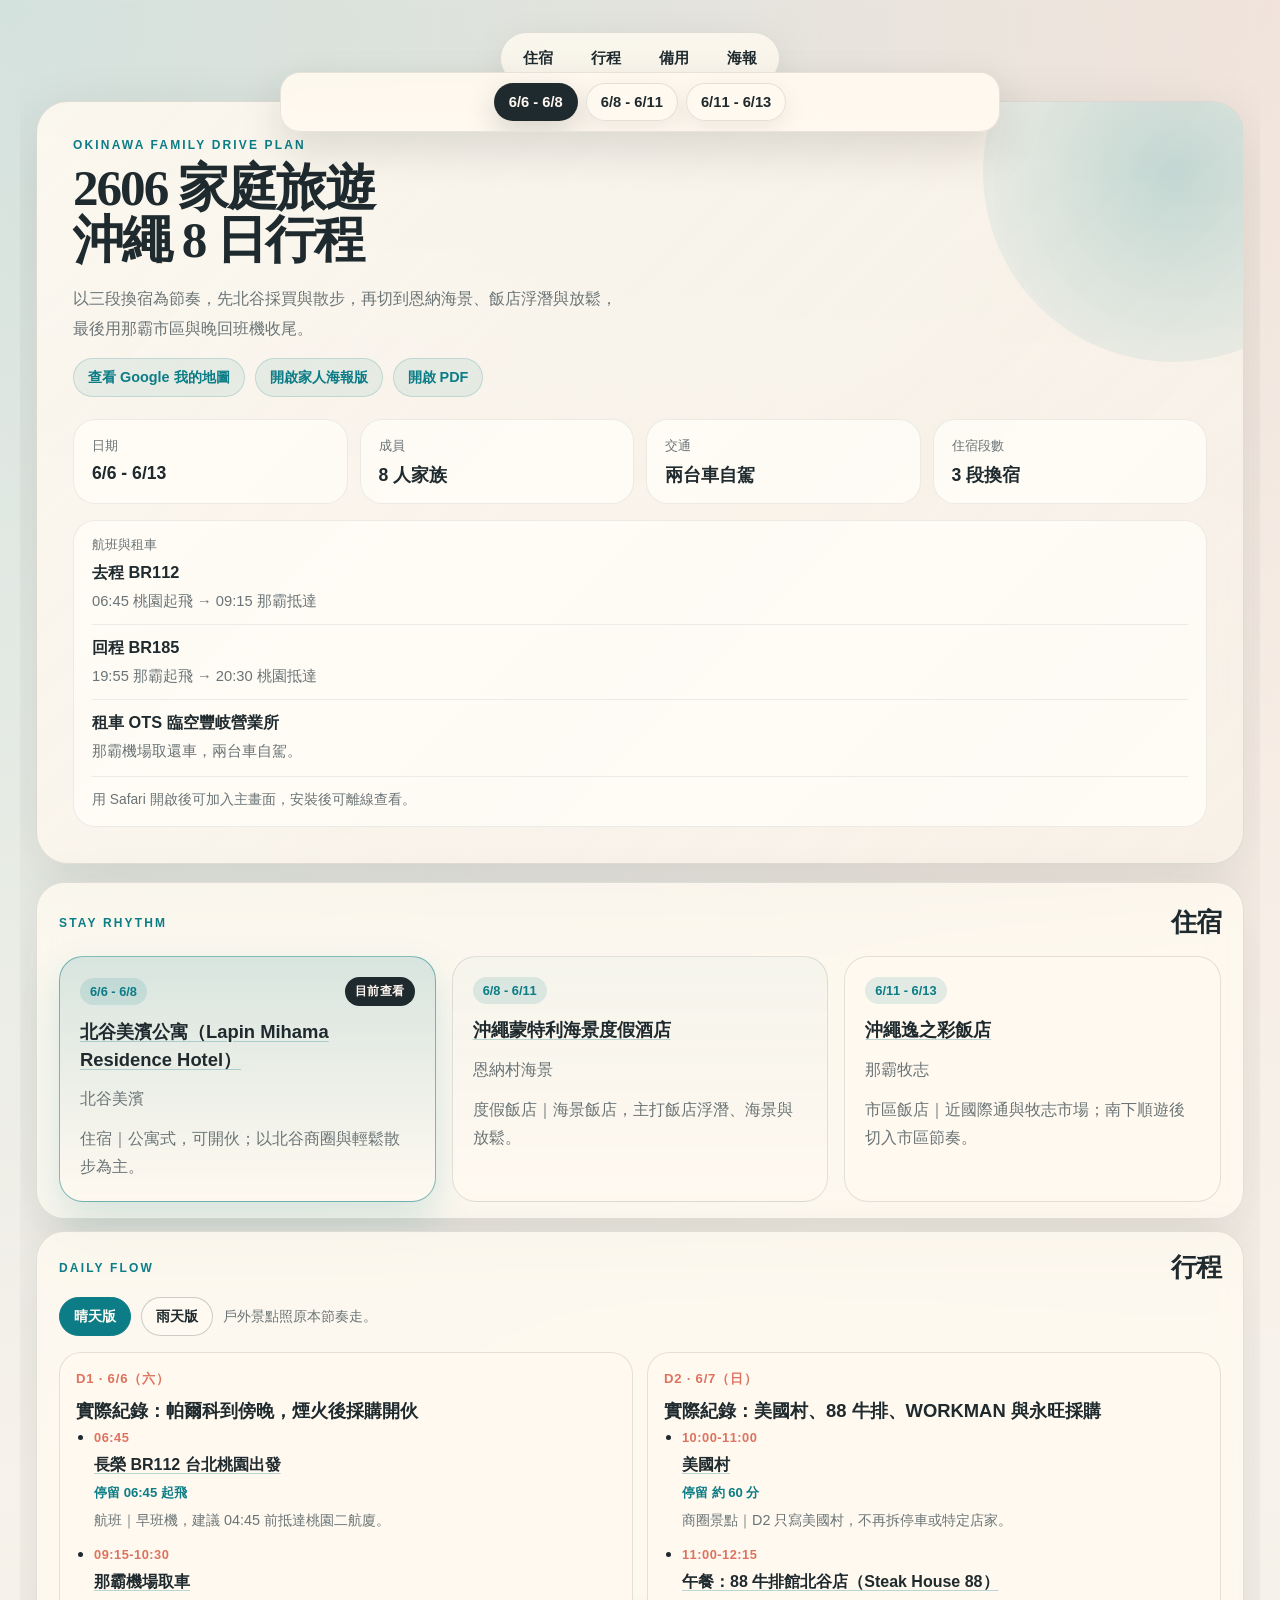
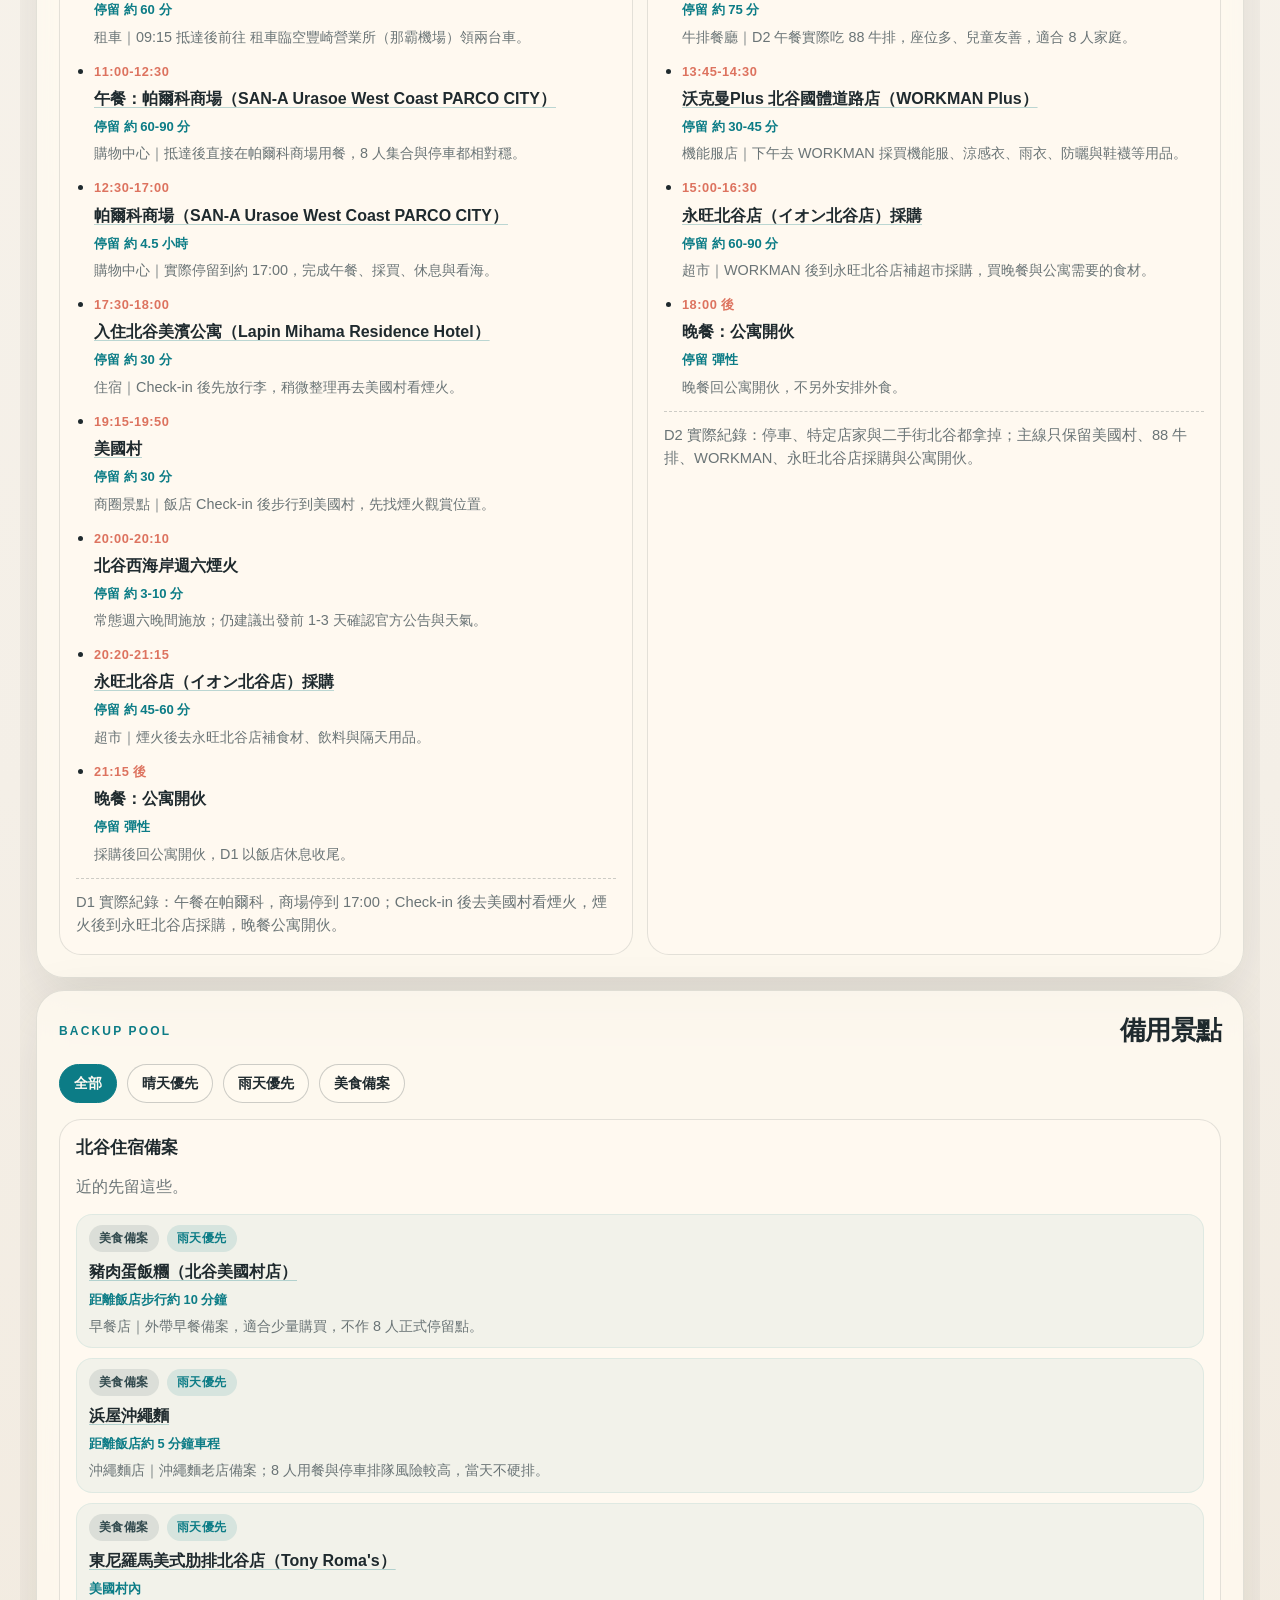
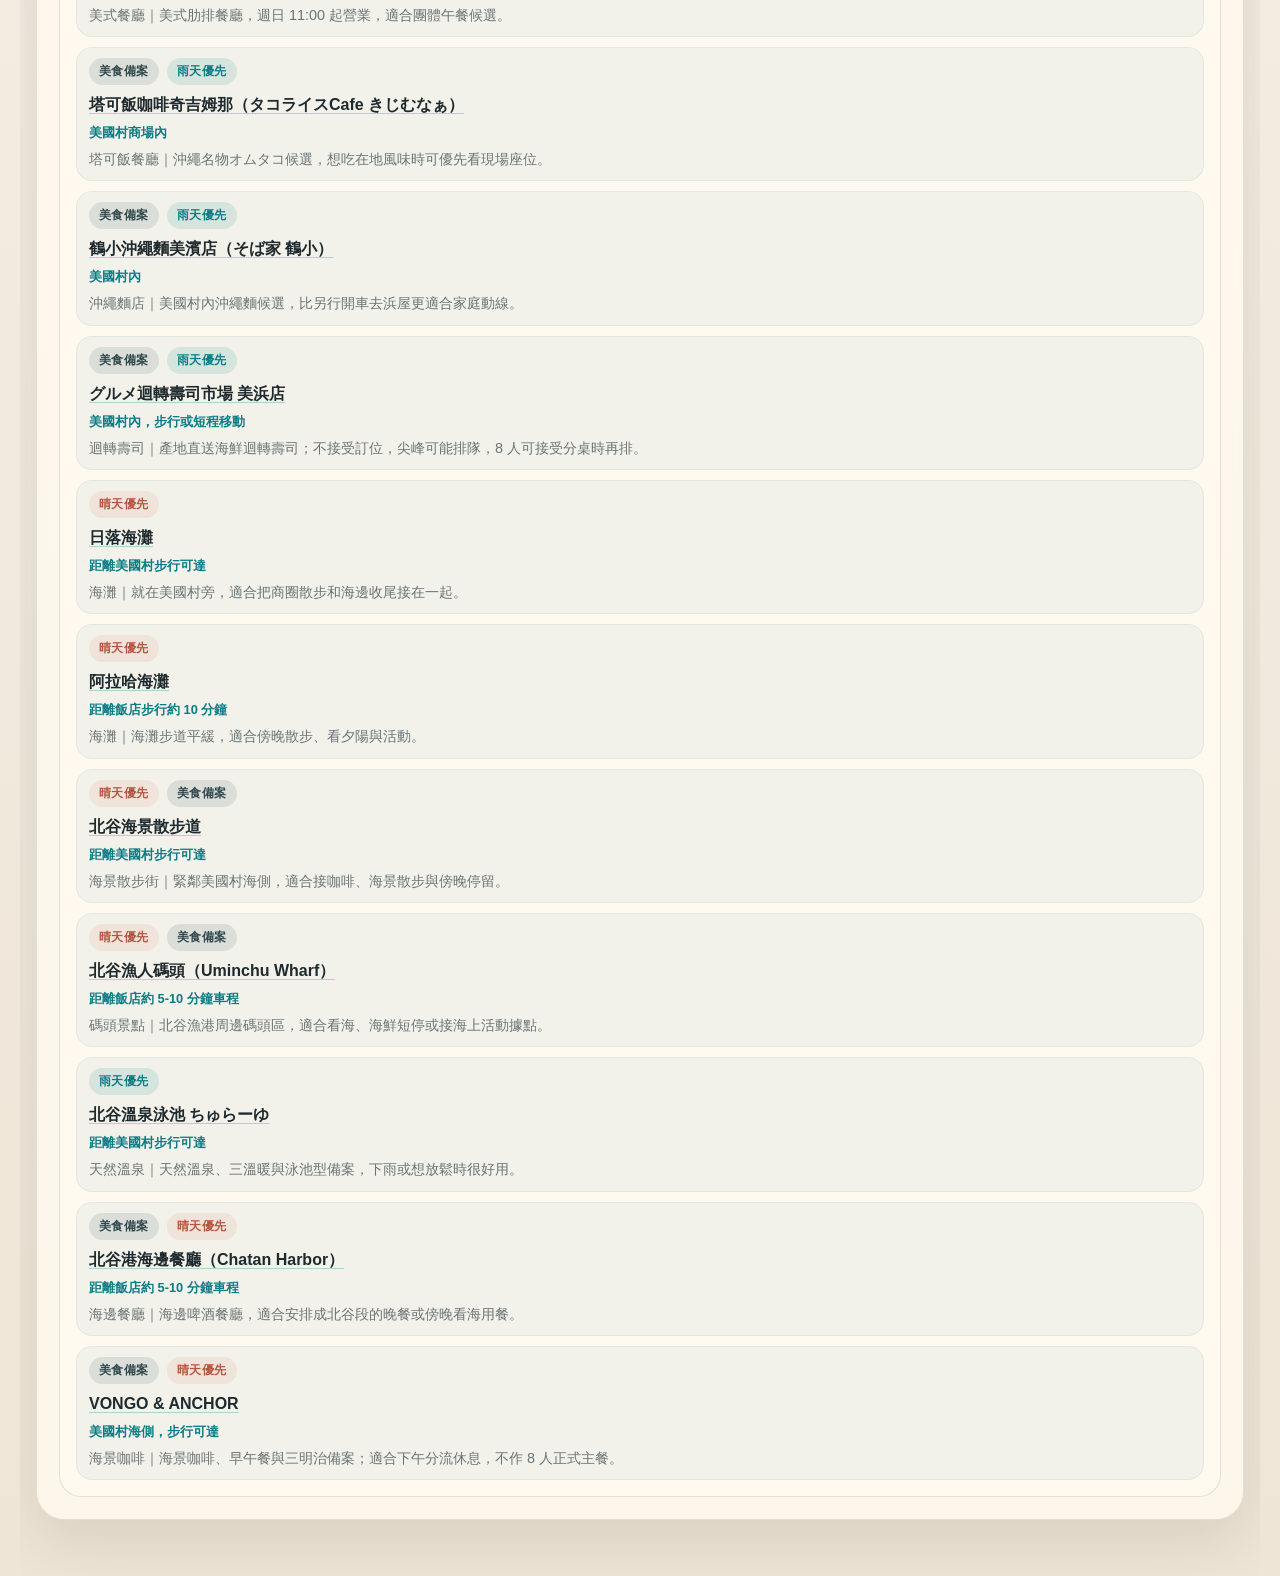
<file: index.html>
<!doctype html>
<html lang="zh-Hant">
  <head>
    <meta charset="UTF-8" />
    <meta name="viewport" content="width=device-width, initial-scale=1.0" />
    <title>2606 家庭旅遊 沖繩</title>
    <meta
      name="description"
      content="2026/6/6-2026/6/13 沖繩家族旅遊規劃，整理住宿、行程與備用景點。"
    />
    <meta name="theme-color" content="#f4efe7" />
    <meta name="apple-mobile-web-app-capable" content="yes" />
    <meta name="apple-mobile-web-app-status-bar-style" content="default" />
    <meta name="apple-mobile-web-app-title" content="沖繩行程" />
    <link rel="manifest" href="./manifest.webmanifest" />
    <link rel="apple-touch-icon" href="./icons/apple-touch-icon.png" />
    <link rel="icon" type="image/png" sizes="192x192" href="./icons/icon-192.png" />
    <link rel="stylesheet" href="./styles.css?v=2026-06-08-mobile-stays" />
  </head>
  <body>
    <div class="page-shell">
      <nav class="top-nav" aria-label="頁面捷徑">
        <a href="#stays">住宿</a>
        <a href="#schedule">行程</a>
        <a href="#backups">備用</a>
        <a href="./family-share-poster.html" target="_blank" rel="noreferrer">海報</a>
      </nav>

      <header class="hero">
        <div class="hero-copy">
          <p class="eyebrow">OKINAWA FAMILY DRIVE PLAN</p>
          <h1><span class="hero-line">2606 家庭旅遊</span><span class="hero-line">沖繩 8 日行程</span></h1>
          <p class="hero-summary">
            以三段換宿為節奏，先北谷採買與散步，再切到恩納海景、飯店浮潛與放鬆，最後用那霸市區與晚回班機收尾。
          </p>
          <p class="hero-map-link-row">
            <a
              class="hero-map-link"
              href="https://www.google.com/maps/d/u/0/edit?mid=1tjRC0oR0pOcLZ_Uy0OTNPtPiZAqREe4&usp=sharing"
              target="_blank"
              rel="noreferrer"
              >查看 Google 我的地圖</a
            >
            <a class="hero-map-link" href="./family-share-poster.html" target="_blank" rel="noreferrer"
              >開啟家人海報版</a
            >
            <a class="hero-map-link" href="./family-share-poster.pdf" target="_blank" rel="noreferrer"
              >開啟 PDF</a
            >
          </p>
        </div>

        <aside class="hero-panel">
          <div class="hero-stat-grid">
            <article>
              <span class="stat-label">日期</span>
              <strong>6/6 - 6/13</strong>
            </article>
            <article>
              <span class="stat-label">成員</span>
              <strong>8 人家族</strong>
            </article>
            <article>
              <span class="stat-label">交通</span>
              <strong>兩台車自駕</strong>
            </article>
            <article>
              <span class="stat-label">住宿段數</span>
              <strong>3 段換宿</strong>
            </article>
          </div>
          <div class="hero-logistics">
            <article class="hero-logistics-card hero-logistics-card--wide">
              <span class="stat-label">航班與租車</span>
              <div class="hero-flight-stack">
                <div class="hero-flight-line">
                  <strong>去程 BR112</strong>
                  <p>06:45 桃園起飛 → 09:15 那霸抵達</p>
                </div>
                <div class="hero-flight-line">
                  <strong>回程 BR185</strong>
                  <p>19:55 那霸起飛 → 20:30 桃園抵達</p>
                </div>
                <div class="hero-flight-line">
                  <strong>租車 OTS 臨空豐岐營業所</strong>
                  <p>那霸機場取還車，兩台車自駕。</p>
                </div>
              </div>
              <p class="install-status" id="install-status">用 Safari 開啟後可加入主畫面，安裝後可離線查看。</p>
            </article>
          </div>
        </aside>
      </header>

      <main class="content-grid">
        <section class="panel stays-panel" id="stays">
          <div class="section-heading">
            <p class="eyebrow">Stay Rhythm</p>
            <h2>住宿</h2>
          </div>
          <div class="stay-timeline" id="stay-timeline"></div>
        </section>

        <section class="panel schedule-panel" id="schedule">
          <div class="section-heading">
            <p class="eyebrow">Daily Flow</p>
            <h2>行程</h2>
          </div>
          <div class="schedule-mode-bar" id="schedule-mode-bar" aria-label="行程版本切換"></div>
          <div class="day-card-grid" id="day-card-grid"></div>
        </section>

        <section class="panel backup-panel" id="backups">
          <div class="section-heading">
            <p class="eyebrow">Backup Pool</p>
            <h2>備用景點</h2>
          </div>
          <div class="backup-filter-bar" id="backup-filter-bar"></div>
          <div class="backup-grid" id="backup-grid"></div>
        </section>
      </main>
    </div>

    <div class="floating-segment-switcher" id="floating-segment-switcher" aria-label="日期切換"></div>

    <script defer src="./app.js?v=2026-06-13-d6-d8-final-route"></script>
  </body>
</html>
</file>
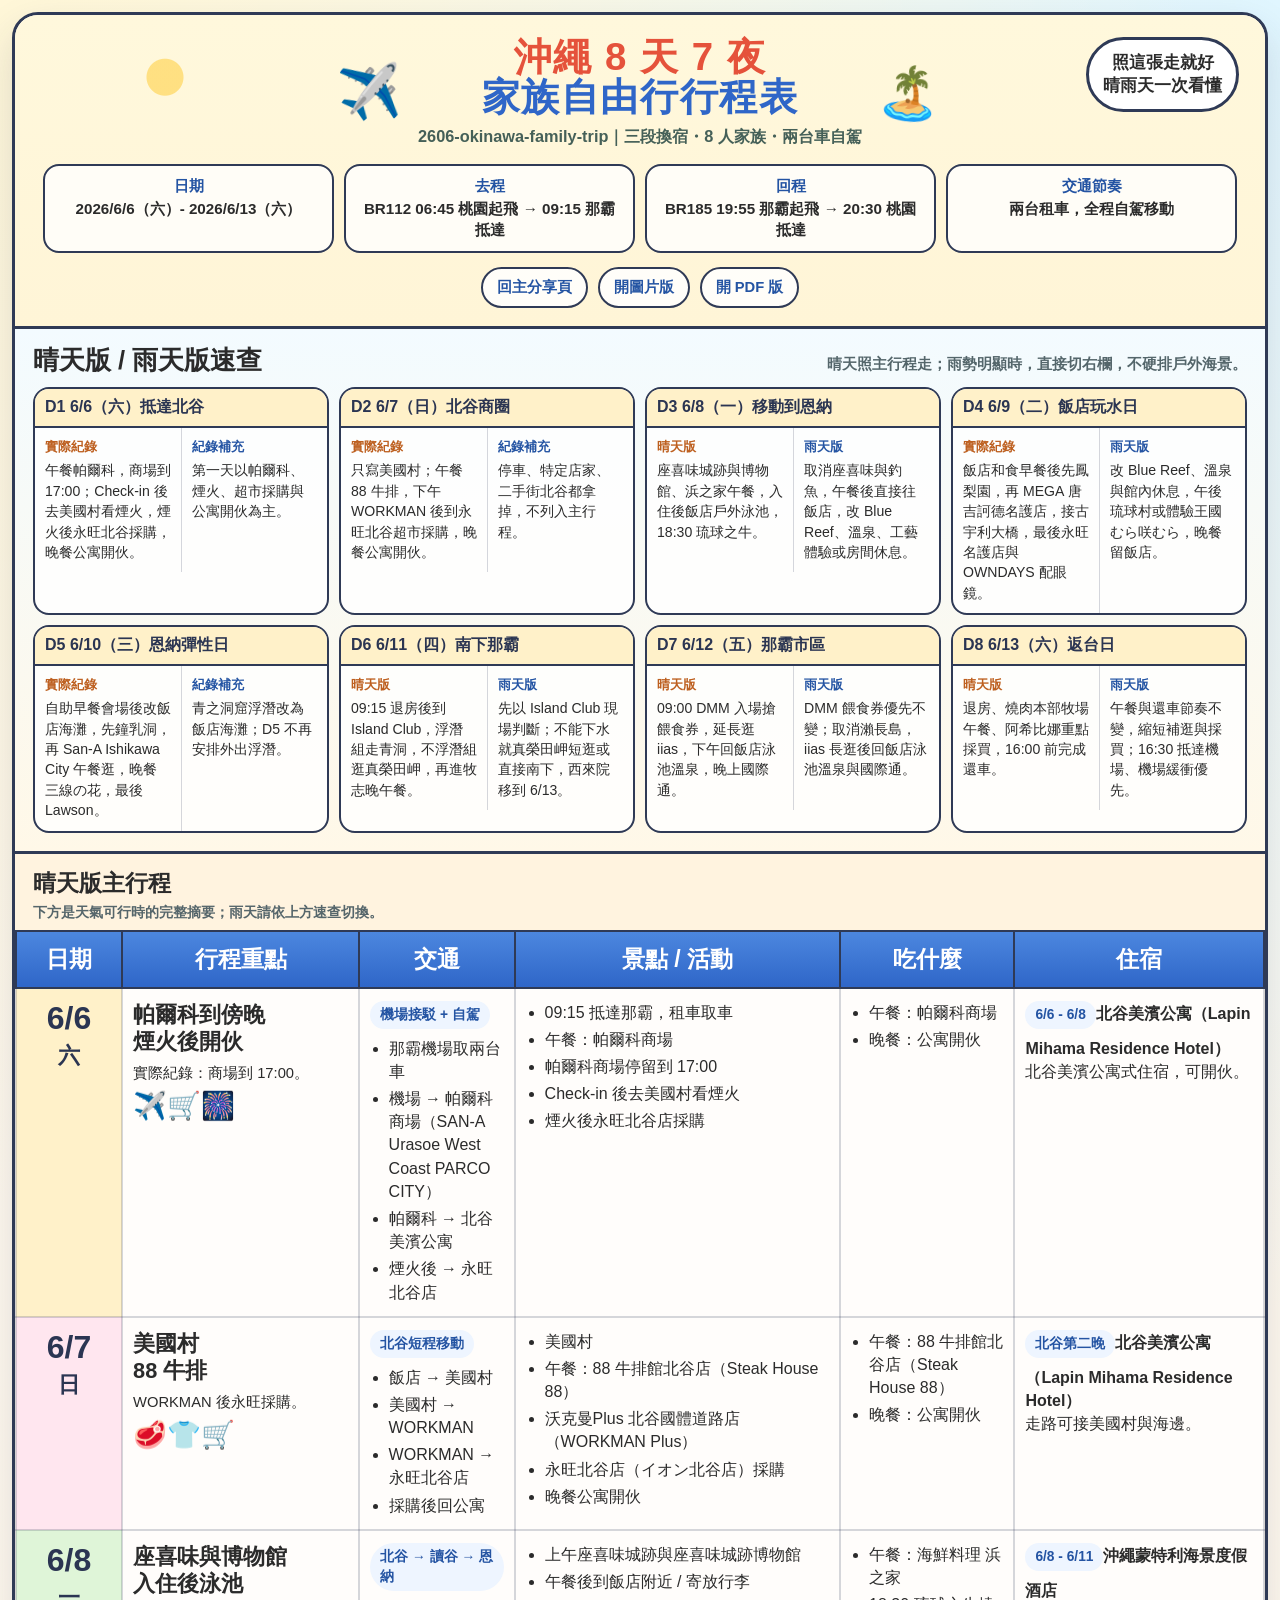
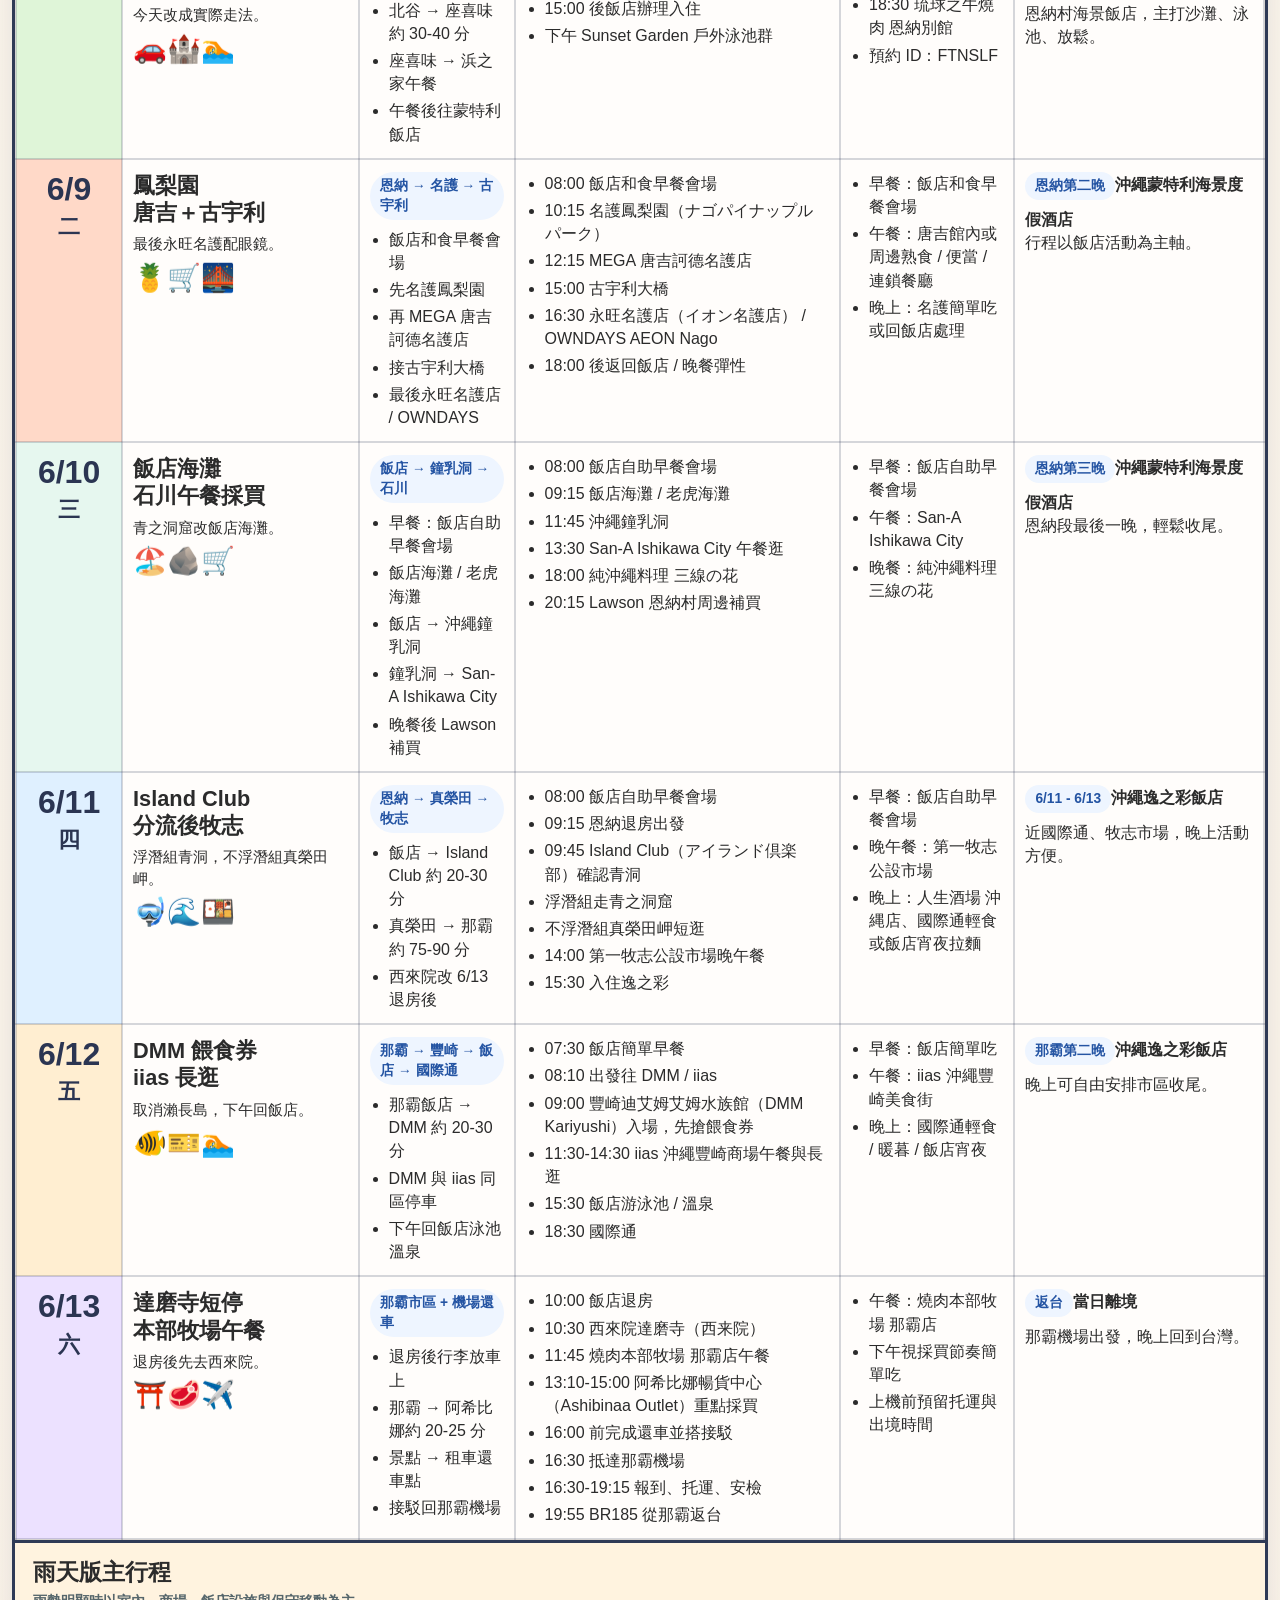
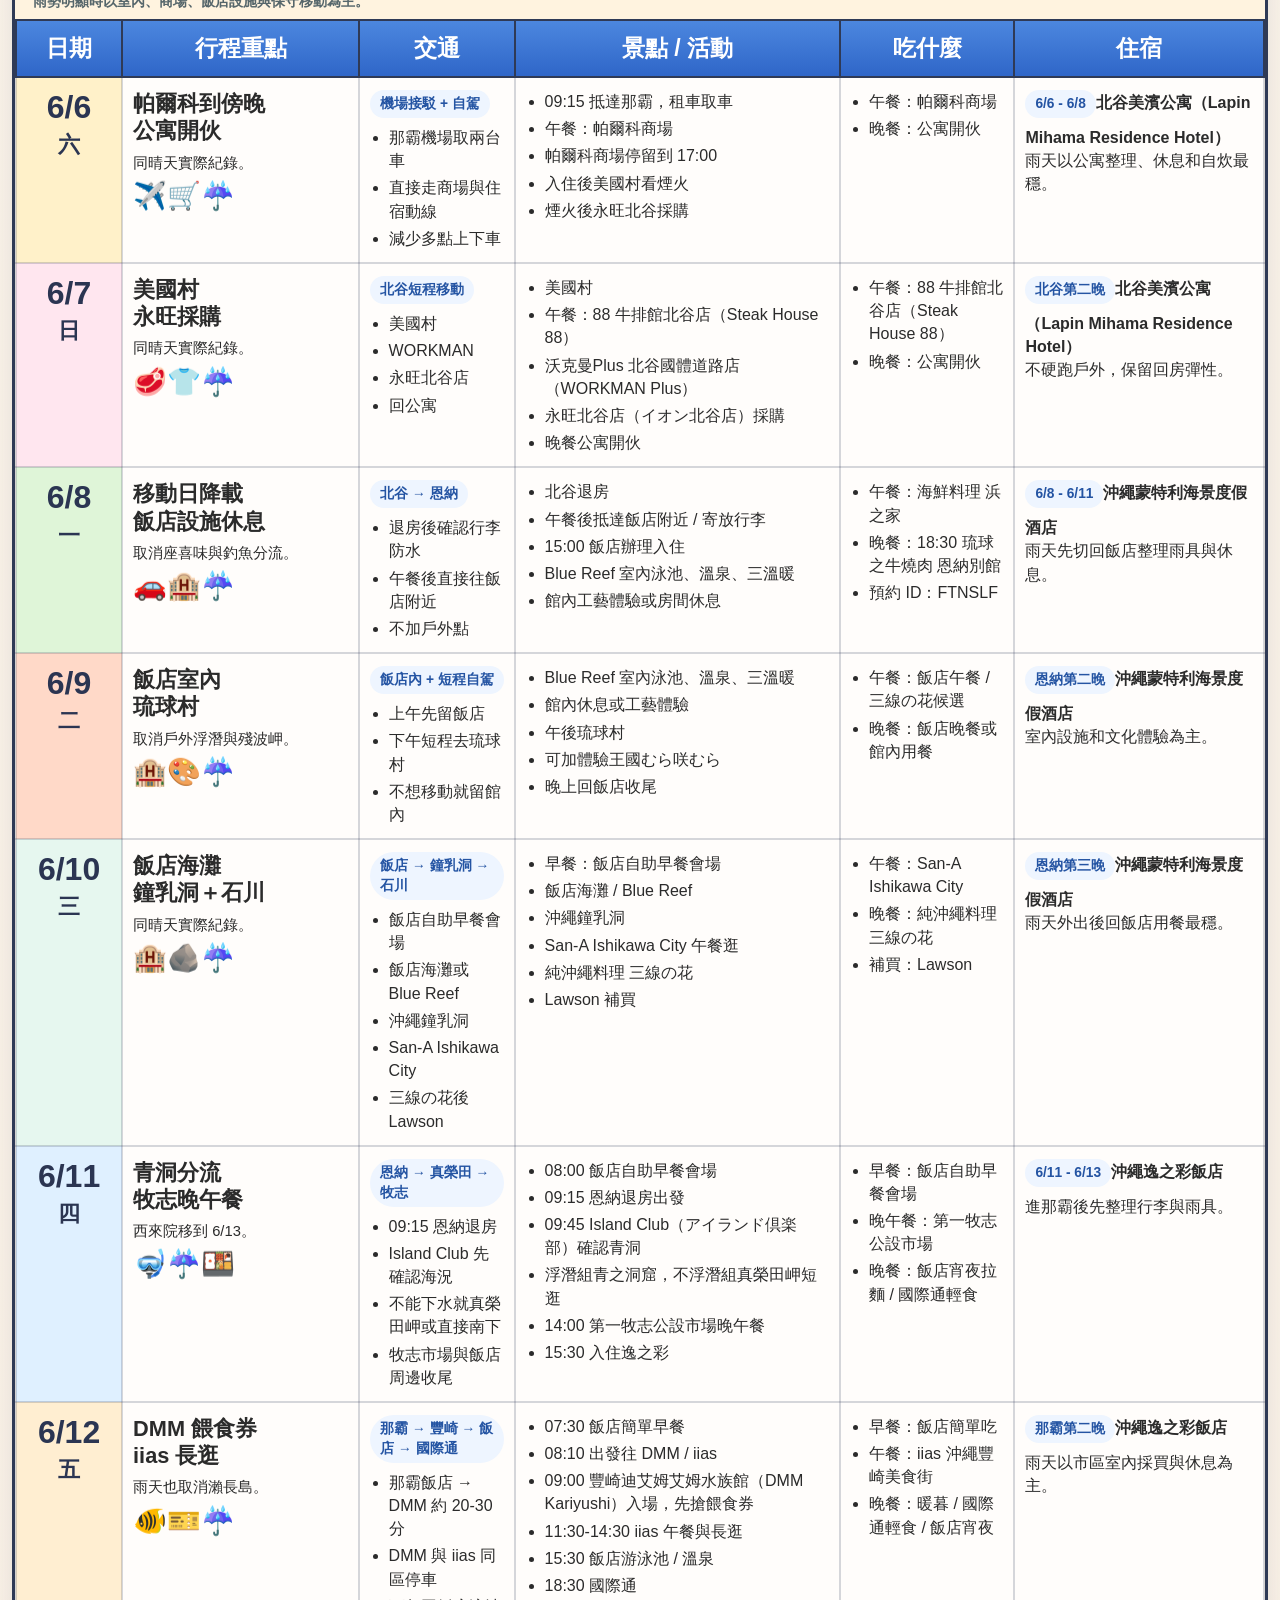
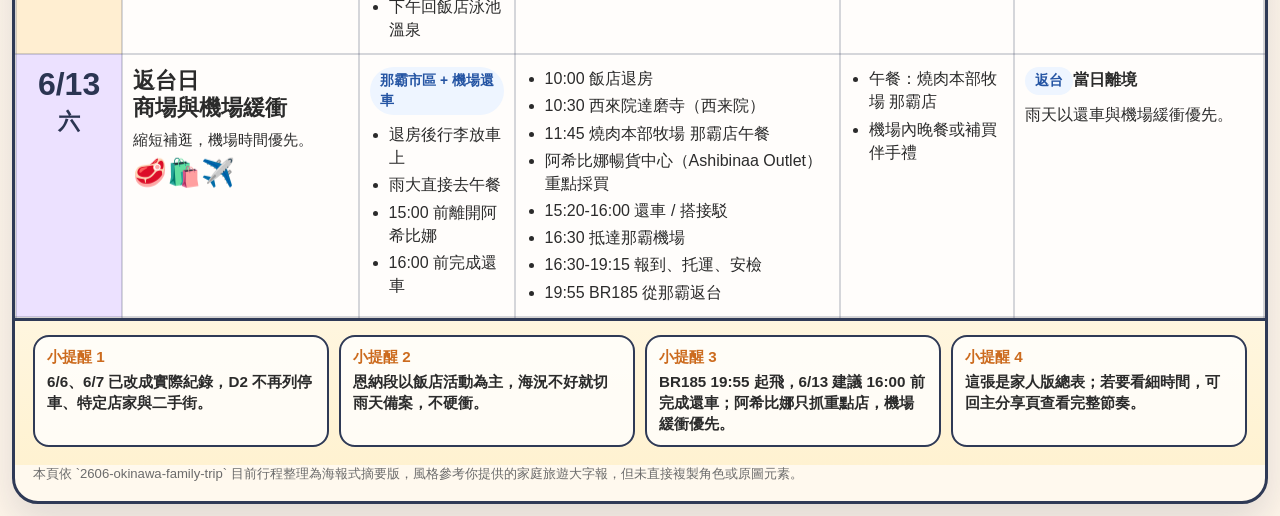
<file: family-share-poster.html>
<!doctype html>
<html lang="zh-Hant">
  <head>
    <meta charset="UTF-8" />
    <meta name="viewport" content="width=device-width, initial-scale=1.0" />
    <title>2606 沖繩家族旅遊｜海報版行程表</title>
    <style>
      :root {
        --paper: #fff9ee;
        --ink: #2b2b2b;
        --blue: #356fcb;
        --blue-deep: #2454a3;
        --sand: #fff1c9;
        --peach: #ffd9c8;
        --mint: #dff5d8;
        --sky: #dff0ff;
        --lavender: #ece1ff;
        --rose: #ffe6ef;
        --line: #2f3a56;
        --soft-line: rgba(47, 58, 86, 0.2);
      }

      * { box-sizing: border-box; }

      body {
        margin: 0;
        color: var(--ink);
        font-family: "PingFang TC", "Microsoft JhengHei", sans-serif;
        background:
          radial-gradient(circle at top left, #fff7d8 0, transparent 22%),
          radial-gradient(circle at top right, #e0f6ff 0, transparent 24%),
          linear-gradient(180deg, #fffaf0 0%, #fff6ea 100%);
      }

      .sheet {
        width: min(1680px, calc(100vw - 24px));
        margin: 12px auto;
        border: 3px solid var(--line);
        border-radius: 26px;
        overflow: hidden;
        background: var(--paper);
        box-shadow: 0 18px 40px rgba(37, 48, 80, 0.15);
      }

      .hero {
        position: relative;
        padding: 22px 28px 18px;
        background:
          radial-gradient(circle at 12% 20%, rgba(255, 214, 92, 0.7) 0 18px, transparent 19px),
          radial-gradient(circle at 88% 18%, rgba(255, 214, 92, 0.7) 0 14px, transparent 15px),
          linear-gradient(180deg, #fff8dc 0%, #fff5d7 100%);
        text-align: center;
      }

      .title-row {
        display: flex;
        align-items: center;
        justify-content: center;
        gap: 16px;
      }

      .mascot {
        font-size: 3.2rem;
        line-height: 1;
        transform: rotate(-4deg);
      }

      .mascot.right { transform: rotate(6deg); }

      .title-block h1 {
        margin: 0;
        font-size: clamp(2.1rem, 3vw, 3.4rem);
        line-height: 1.05;
        letter-spacing: 0.04em;
      }

      .title-top { display: block; color: #e5523b; }
      .title-bottom { display: block; color: #2f66c8; }

      .subtitle {
        margin: 8px 0 0;
        font-size: 1.02rem;
        font-weight: 700;
        color: #456058;
      }

      .speech {
        position: absolute;
        right: 26px;
        top: 22px;
        max-width: 180px;
        padding: 12px 14px;
        border: 3px solid var(--line);
        border-radius: 999px;
        background: #fff;
        font-size: 1.05rem;
        font-weight: 800;
        line-height: 1.35;
      }

      .meta-strip {
        display: grid;
        grid-template-columns: repeat(4, minmax(0, 1fr));
        gap: 10px;
        margin-top: 16px;
      }

      .poster-actions {
        display: flex;
        justify-content: center;
        flex-wrap: wrap;
        gap: 10px;
        margin-top: 14px;
      }

      .poster-link {
        display: inline-flex;
        align-items: center;
        justify-content: center;
        padding: 9px 14px;
        border: 2px solid var(--line);
        border-radius: 999px;
        background: rgba(255, 255, 255, 0.86);
        color: var(--blue-deep);
        text-decoration: none;
        font-size: 0.92rem;
        font-weight: 900;
      }

      .poster-link:hover,
      .poster-link:focus-visible {
        background: #fff;
        outline: none;
      }

      .meta-card {
        padding: 10px 12px;
        border: 2px solid var(--line);
        border-radius: 16px;
        background: rgba(255, 255, 255, 0.8);
        font-size: 0.95rem;
        font-weight: 700;
      }

      .meta-card strong {
        display: block;
        margin-bottom: 2px;
        color: var(--blue-deep);
      }

      .weather-summary {
        padding: 16px 18px 18px;
        border-top: 3px solid var(--line);
        background: linear-gradient(180deg, #f3fbff 0%, #fff8e8 100%);
      }

      .section-heading {
        display: flex;
        align-items: baseline;
        justify-content: space-between;
        gap: 12px;
        margin-bottom: 12px;
      }

      .section-heading h2 {
        margin: 0;
        font-size: 1.6rem;
        line-height: 1.2;
      }

      .section-heading span {
        color: #54666b;
        font-size: 0.92rem;
        font-weight: 800;
      }

      .weather-grid {
        display: grid;
        grid-template-columns: repeat(4, minmax(0, 1fr));
        gap: 10px;
      }

      .weather-card {
        border: 2px solid var(--line);
        border-radius: 16px;
        overflow: hidden;
        background: rgba(255, 255, 255, 0.84);
      }

      .weather-card h3 {
        margin: 0;
        padding: 8px 10px;
        border-bottom: 2px solid var(--line);
        background: #fff1c9;
        color: #2b3552;
        font-size: 1rem;
      }

      .weather-versions {
        display: grid;
        grid-template-columns: 1fr 1fr;
      }

      .weather-version {
        padding: 9px 10px 10px;
        font-size: 0.88rem;
        line-height: 1.45;
      }

      .weather-version + .weather-version {
        border-left: 1px solid var(--soft-line);
      }

      .weather-version strong {
        display: block;
        margin-bottom: 4px;
        font-size: 0.82rem;
      }

      .weather-version--sunny strong { color: #bd5f1f; }
      .weather-version--rainy strong { color: #2454a3; }

      .main-table-heading {
        padding: 14px 18px 8px;
        border-top: 3px solid var(--line);
        background: #fff3df;
      }

      .main-table-heading h2 {
        margin: 0;
        font-size: 1.45rem;
      }

      .main-table-heading p {
        margin: 4px 0 0;
        color: #56666b;
        font-size: 0.9rem;
        font-weight: 800;
      }

      table {
        width: 100%;
        border-collapse: collapse;
        table-layout: fixed;
      }

      thead th {
        padding: 12px 8px;
        border: 2px solid var(--line);
        background: linear-gradient(180deg, #4c87df 0%, #2f66c8 100%);
        color: #fff;
        font-size: 1.45rem;
        font-weight: 900;
      }

      tbody td {
        vertical-align: top;
        padding: 12px 10px;
        border: 2px solid var(--soft-line);
        font-size: 1rem;
        line-height: 1.45;
        background: rgba(255, 255, 255, 0.78);
      }

      tbody tr:nth-child(1) .date-cell { background: var(--sand); }
      tbody tr:nth-child(2) .date-cell { background: var(--rose); }
      tbody tr:nth-child(3) .date-cell { background: var(--mint); }
      tbody tr:nth-child(4) .date-cell { background: var(--peach); }
      tbody tr:nth-child(5) .date-cell { background: #e6f7ef; }
      tbody tr:nth-child(6) .date-cell { background: var(--sky); }
      tbody tr:nth-child(7) .date-cell { background: #ffeed1; }
      tbody tr:nth-child(8) .date-cell { background: var(--lavender); }

      .date-cell {
        text-align: center;
        font-weight: 900;
        font-size: 1.1rem;
        color: #2b3552;
      }

      .date-main {
        display: block;
        font-size: 2rem;
        line-height: 1.1;
      }

      .date-sub {
        display: block;
        margin-top: 4px;
        font-size: 1.4rem;
      }

      .focus-title {
        margin: 0 0 8px;
        font-size: 1.36rem;
        line-height: 1.25;
        font-weight: 900;
      }

      .emoji-line {
        display: block;
        margin-top: 8px;
        font-size: 1.7rem;
        line-height: 1;
      }

      .transport-badge,
      .stay-badge {
        display: inline-block;
        margin-bottom: 8px;
        padding: 4px 10px;
        border-radius: 999px;
        background: #eef5ff;
        color: var(--blue-deep);
        font-size: 0.86rem;
        font-weight: 900;
      }

      ul { margin: 0; padding-left: 1.15em; }
      li + li { margin-top: 4px; }

      .small { font-size: 0.92rem; }

      .notes {
        display: grid;
        grid-template-columns: repeat(4, minmax(0, 1fr));
        gap: 10px;
        padding: 14px 18px 18px;
        border-top: 3px solid var(--line);
        background: linear-gradient(180deg, #fff6df 0%, #fff2d1 100%);
      }

      .note-card {
        padding: 10px 12px;
        border: 2px solid var(--line);
        border-radius: 16px;
        background: rgba(255, 255, 255, 0.78);
        font-size: 0.95rem;
        font-weight: 700;
      }

      .note-card strong {
        display: block;
        margin-bottom: 4px;
        color: #cc6b1e;
      }

      .footnote {
        padding: 0 18px 18px;
        font-size: 0.82rem;
        color: #6b6b6b;
      }

      @media (max-width: 1180px) {
        .sheet { width: calc(100vw - 16px); border-radius: 18px; }
        .speech { position: static; margin: 12px auto 0; }
        .meta-strip,
        .notes,
        .weather-grid { grid-template-columns: repeat(2, minmax(0, 1fr)); }
        .table-wrap { overflow-x: auto; }
        table { min-width: 1120px; }
      }

      @media (max-width: 720px) {
        body {
          background: linear-gradient(180deg, #fffaf0 0%, #fff3df 100%);
        }

        .sheet {
          width: 100%;
          margin: 0;
          border-width: 0;
          border-radius: 0;
          box-shadow: none;
        }

        .hero {
          padding: 18px 16px 16px;
          text-align: left;
        }

        .title-row {
          align-items: flex-start;
          justify-content: flex-start;
          gap: 10px;
        }

        .mascot {
          flex: 0 0 auto;
          font-size: 2rem;
          margin-top: 2px;
        }

        .mascot.right {
          display: none;
        }

        .title-block h1 {
          font-size: 1.78rem;
          line-height: 1.08;
          letter-spacing: 0;
        }

        .subtitle {
          margin-top: 8px;
          font-size: 0.88rem;
          line-height: 1.45;
        }

        .speech {
          max-width: none;
          margin: 14px 0 0;
          padding: 10px 12px;
          border-width: 2px;
          border-radius: 14px;
          font-size: 0.95rem;
          line-height: 1.4;
        }

        .meta-strip {
          grid-template-columns: 1fr;
          gap: 8px;
          margin-top: 12px;
        }

        .meta-card {
          padding: 10px 12px;
          border-width: 2px;
          border-radius: 12px;
          font-size: 0.9rem;
          line-height: 1.45;
        }

        .poster-actions {
          display: grid;
          grid-template-columns: 1fr;
          gap: 8px;
          margin-top: 12px;
        }

        .poster-link {
          width: 100%;
          min-height: 44px;
          padding: 10px 12px;
          border-radius: 12px;
          font-size: 0.94rem;
        }

        .table-wrap {
          overflow: visible;
          padding: 12px;
          background: #fff3df;
        }

        table,
        tbody,
        tr,
        td {
          display: block;
          width: 100%;
        }

        table {
          min-width: 0;
          border-collapse: separate;
          border-spacing: 0;
        }

        colgroup,
        thead {
          display: none;
        }

        tbody tr {
          margin-bottom: 14px;
          border: 2px solid var(--line);
          border-radius: 18px;
          overflow: hidden;
          background: rgba(255, 255, 255, 0.88);
          box-shadow: 0 8px 20px rgba(37, 48, 80, 0.1);
        }

        tbody td {
          position: relative;
          padding: 12px 14px 14px;
          border: 0;
          border-top: 1px solid var(--soft-line);
          background: rgba(255, 255, 255, 0.9);
          font-size: 0.96rem;
          line-height: 1.55;
        }

        tbody td:first-child {
          border-top: 0;
        }

        .date-cell {
          display: flex;
          align-items: center;
          justify-content: space-between;
          gap: 10px;
          padding: 14px 16px;
          text-align: left;
        }

        .date-main {
          display: inline;
          font-size: 2.25rem;
        }

        .date-sub {
          display: inline-flex;
          align-items: center;
          justify-content: center;
          min-width: 48px;
          height: 48px;
          margin-top: 0;
          border: 2px solid var(--line);
          border-radius: 999px;
          background: rgba(255, 255, 255, 0.72);
          font-size: 1.35rem;
        }

        tbody td:not(.date-cell)::before {
          display: block;
          margin-bottom: 8px;
          color: var(--blue-deep);
          font-size: 0.78rem;
          font-weight: 900;
          letter-spacing: 0.08em;
        }

        tbody td:nth-child(2)::before { content: "行程重點"; }
        tbody td:nth-child(3)::before { content: "交通"; }
        tbody td:nth-child(4)::before { content: "景點 / 活動"; }
        tbody td:nth-child(5)::before { content: "吃什麼"; }
        tbody td:nth-child(6)::before { content: "住宿"; }

        .focus-title {
          margin-bottom: 6px;
          font-size: 1.28rem;
        }

        .emoji-line {
          margin-top: 10px;
          font-size: 1.45rem;
        }

        .transport-badge,
        .stay-badge {
          margin-bottom: 8px;
          font-size: 0.78rem;
        }

        ul {
          padding-left: 1.05em;
        }

        li + li {
          margin-top: 5px;
        }

        .notes {
          grid-template-columns: 1fr;
          gap: 8px;
          padding: 14px 12px 16px;
          border-top-width: 2px;
        }

        .weather-summary {
          padding: 14px 12px 16px;
          border-top-width: 2px;
        }

        .section-heading {
          display: block;
        }

        .section-heading h2 {
          font-size: 1.25rem;
        }

        .section-heading span {
          display: block;
          margin-top: 4px;
          font-size: 0.82rem;
          line-height: 1.45;
        }

        .weather-grid {
          grid-template-columns: 1fr;
          gap: 8px;
        }

        .weather-card {
          border-radius: 12px;
        }

        .weather-versions {
          grid-template-columns: 1fr;
        }

        .weather-version + .weather-version {
          border-top: 1px solid var(--soft-line);
          border-left: 0;
        }

        .main-table-heading {
          padding: 14px 12px 6px;
          border-top-width: 2px;
        }

        .main-table-heading h2 {
          font-size: 1.2rem;
        }

        .note-card {
          padding: 11px 12px;
          border-width: 2px;
          border-radius: 12px;
          font-size: 0.92rem;
          line-height: 1.45;
        }

        .footnote {
          padding: 0 12px 18px;
          font-size: 0.78rem;
          line-height: 1.45;
        }
      }

      @media print {
        @page {
          size: A4 landscape;
          margin: 8mm;
        }

        body { background: #fff; }

        .sheet {
          width: 100%;
          margin: 0;
          box-shadow: none;
          border-width: 2px;
        }

        .poster-actions {
          display: none;
        }
      }
    </style>
  </head>
  <body>
    <main class="sheet">
      <section class="hero">
        <div class="title-row">
          <div class="mascot" aria-hidden="true">✈️</div>
          <div class="title-block">
            <h1>
              <span class="title-top">沖繩 8 天 7 夜</span>
              <span class="title-bottom">家族自由行行程表</span>
            </h1>
            <p class="subtitle">2606-okinawa-family-trip｜三段換宿・8 人家族・兩台車自駕</p>
          </div>
          <div class="mascot right" aria-hidden="true">🏝️</div>
        </div>

        <div class="speech">照這張走就好<br />晴雨天一次看懂</div>

        <div class="meta-strip">
          <article class="meta-card">
            <strong>日期</strong>
            2026/6/6（六）- 2026/6/13（六）
          </article>
          <article class="meta-card">
            <strong>去程</strong>
            BR112 06:45 桃園起飛 → 09:15 那霸抵達
          </article>
          <article class="meta-card">
            <strong>回程</strong>
            BR185 19:55 那霸起飛 → 20:30 桃園抵達
          </article>
          <article class="meta-card">
            <strong>交通節奏</strong>
            兩台租車，全程自駕移動
          </article>
        </div>

        <div class="poster-actions">
          <a class="poster-link" href="./index.html">回主分享頁</a>
          <a class="poster-link" href="./family-share-poster.png" target="_blank" rel="noreferrer">開圖片版</a>
          <a class="poster-link" href="./family-share-poster.pdf" target="_blank" rel="noreferrer">開 PDF 版</a>
        </div>
      </section>

      <section class="weather-summary" aria-label="晴天雨天版本速查">
        <div class="section-heading">
          <h2>晴天版 / 雨天版速查</h2>
          <span>晴天照主行程走；雨勢明顯時，直接切右欄，不硬排戶外海景。</span>
        </div>
        <div class="weather-grid">
          <article class="weather-card">
            <h3>D1 6/6（六）抵達北谷</h3>
            <div class="weather-versions">
              <div class="weather-version weather-version--sunny"><strong>實際紀錄</strong>午餐帕爾科，商場到 17:00；Check-in 後去美國村看煙火，煙火後永旺北谷採購，晚餐公寓開伙。</div>
              <div class="weather-version weather-version--rainy"><strong>紀錄補充</strong>第一天以帕爾科、煙火、超市採購與公寓開伙為主。</div>
            </div>
          </article>
          <article class="weather-card">
            <h3>D2 6/7（日）北谷商圈</h3>
            <div class="weather-versions">
              <div class="weather-version weather-version--sunny"><strong>實際紀錄</strong>只寫美國村；午餐 88 牛排，下午 WORKMAN 後到永旺北谷超市採購，晚餐公寓開伙。</div>
              <div class="weather-version weather-version--rainy"><strong>紀錄補充</strong>停車、特定店家、二手街北谷都拿掉，不列入主行程。</div>
            </div>
          </article>
          <article class="weather-card">
            <h3>D3 6/8（一）移動到恩納</h3>
            <div class="weather-versions">
              <div class="weather-version weather-version--sunny"><strong>晴天版</strong>座喜味城跡與博物館、浜之家午餐，入住後飯店戶外泳池，18:30 琉球之牛。</div>
              <div class="weather-version weather-version--rainy"><strong>雨天版</strong>取消座喜味與釣魚，午餐後直接往飯店，改 Blue Reef、溫泉、工藝體驗或房間休息。</div>
            </div>
          </article>
          <article class="weather-card">
            <h3>D4 6/9（二）飯店玩水日</h3>
            <div class="weather-versions">
              <div class="weather-version weather-version--sunny"><strong>實際紀錄</strong>飯店和食早餐後先鳳梨園，再 MEGA 唐吉訶德名護店，接古宇利大橋，最後永旺名護店與 OWNDAYS 配眼鏡。</div>
              <div class="weather-version weather-version--rainy"><strong>雨天版</strong>改 Blue Reef、溫泉與館內休息，午後琉球村或體驗王國むら咲むら，晚餐留飯店。</div>
            </div>
          </article>
          <article class="weather-card">
            <h3>D5 6/10（三）恩納彈性日</h3>
            <div class="weather-versions">
              <div class="weather-version weather-version--sunny"><strong>實際紀錄</strong>自助早餐會場後改飯店海灘，先鐘乳洞，再 San-A Ishikawa City 午餐逛，晚餐三線の花，最後 Lawson。</div>
              <div class="weather-version weather-version--rainy"><strong>紀錄補充</strong>青之洞窟浮潛改為飯店海灘；D5 不再安排外出浮潛。</div>
            </div>
          </article>
          <article class="weather-card">
            <h3>D6 6/11（四）南下那霸</h3>
            <div class="weather-versions">
              <div class="weather-version weather-version--sunny"><strong>晴天版</strong>09:15 退房後到 Island Club，浮潛組走青洞，不浮潛組逛真榮田岬，再進牧志晚午餐。</div>
              <div class="weather-version weather-version--rainy"><strong>雨天版</strong>先以 Island Club 現場判斷；不能下水就真榮田岬短逛或直接南下，西來院移到 6/13。</div>
            </div>
          </article>
          <article class="weather-card">
            <h3>D7 6/12（五）那霸市區</h3>
            <div class="weather-versions">
              <div class="weather-version weather-version--sunny"><strong>晴天版</strong>09:00 DMM 入場搶餵食券，延長逛 iias，下午回飯店泳池溫泉，晚上國際通。</div>
              <div class="weather-version weather-version--rainy"><strong>雨天版</strong>DMM 餵食券優先不變；取消瀨長島，iias 長逛後回飯店泳池溫泉與國際通。</div>
            </div>
          </article>
          <article class="weather-card">
            <h3>D8 6/13（六）返台日</h3>
            <div class="weather-versions">
              <div class="weather-version weather-version--sunny"><strong>晴天版</strong>退房、燒肉本部牧場午餐、阿希比娜重點採買，16:00 前完成還車。</div>
              <div class="weather-version weather-version--rainy"><strong>雨天版</strong>午餐與還車節奏不變，縮短補逛與採買；16:30 抵達機場、機場緩衝優先。</div>
            </div>
          </article>
        </div>
      </section>

      <section class="main-table-heading">
        <h2>晴天版主行程</h2>
        <p>下方是天氣可行時的完整摘要；雨天請依上方速查切換。</p>
      </section>
      <div class="table-wrap">
        <table aria-label="沖繩家族旅遊海報式行程表">
          <colgroup>
            <col style="width: 8.5%" />
            <col style="width: 19%" />
            <col style="width: 12.5%" />
            <col style="width: 26%" />
            <col style="width: 14%" />
            <col style="width: 20%" />
          </colgroup>
          <thead>
            <tr>
              <th>日期</th>
              <th>行程重點</th>
              <th>交通</th>
              <th>景點 / 活動</th>
              <th>吃什麼</th>
              <th>住宿</th>
            </tr>
          </thead>
          <tbody>
            <tr>
              <td class="date-cell"><span class="date-main">6/6</span><span class="date-sub">六</span></td>
              <td><p class="focus-title">帕爾科到傍晚<br />煙火後開伙</p><div class="small">實際紀錄：商場到 17:00。</div><span class="emoji-line">✈️🛒🎆</span></td>
              <td><span class="transport-badge">機場接駁 + 自駕</span><ul><li>那霸機場取兩台車</li><li>機場 → 帕爾科商場（SAN-A Urasoe West Coast PARCO CITY）</li><li>帕爾科 → 北谷美濱公寓</li><li>煙火後 → 永旺北谷店</li></ul></td>
              <td><ul><li>09:15 抵達那霸，租車取車</li><li>午餐：帕爾科商場</li><li>帕爾科商場停留到 17:00</li><li>Check-in 後去美國村看煙火</li><li>煙火後永旺北谷店採購</li></ul></td>
              <td><ul><li>午餐：帕爾科商場</li><li>晚餐：公寓開伙</li></ul></td>
              <td><span class="stay-badge">6/6 - 6/8</span><strong>北谷美濱公寓（Lapin Mihama Residence Hotel）</strong><br />北谷美濱公寓式住宿，可開伙。</td>
            </tr>
            <tr>
              <td class="date-cell"><span class="date-main">6/7</span><span class="date-sub">日</span></td>
              <td><p class="focus-title">美國村<br />88 牛排</p><div class="small">WORKMAN 後永旺採購。</div><span class="emoji-line">🥩👕🛒</span></td>
              <td><span class="transport-badge">北谷短程移動</span><ul><li>飯店 → 美國村</li><li>美國村 → WORKMAN</li><li>WORKMAN → 永旺北谷店</li><li>採購後回公寓</li></ul></td>
              <td><ul><li>美國村</li><li>午餐：88 牛排館北谷店（Steak House 88）</li><li>沃克曼Plus 北谷國體道路店（WORKMAN Plus）</li><li>永旺北谷店（イオン北谷店）採購</li><li>晚餐公寓開伙</li></ul></td>
              <td><ul><li>午餐：88 牛排館北谷店（Steak House 88）</li><li>晚餐：公寓開伙</li></ul></td>
              <td><span class="stay-badge">北谷第二晚</span><strong>北谷美濱公寓（Lapin Mihama Residence Hotel）</strong><br />走路可接美國村與海邊。</td>
            </tr>
            <tr>
              <td class="date-cell"><span class="date-main">6/8</span><span class="date-sub">一</span></td>
              <td><p class="focus-title">座喜味與博物館<br />入住後泳池</p><div class="small">今天改成實際走法。</div><span class="emoji-line">🚗🏰🏊</span></td>
              <td><span class="transport-badge">北谷 → 讀谷 → 恩納</span><ul><li>北谷 → 座喜味約 30-40 分</li><li>座喜味 → 浜之家午餐</li><li>午餐後往蒙特利飯店</li></ul></td>
              <td><ul><li>上午座喜味城跡與座喜味城跡博物館</li><li>午餐後到飯店附近 / 寄放行李</li><li>15:00 後飯店辦理入住</li><li>下午 Sunset Garden 戶外泳池群</li></ul></td>
              <td><ul><li>午餐：海鮮料理 浜之家</li><li>18:30 琉球之牛燒肉 恩納別館</li><li>預約 ID：FTNSLF</li></ul></td>
              <td><span class="stay-badge">6/8 - 6/11</span><strong>沖繩蒙特利海景度假酒店</strong><br />恩納村海景飯店，主打沙灘、泳池、放鬆。</td>
            </tr>
            <tr>
              <td class="date-cell"><span class="date-main">6/9</span><span class="date-sub">二</span></td>
              <td><p class="focus-title">鳳梨園<br />唐吉＋古宇利</p><div class="small">最後永旺名護配眼鏡。</div><span class="emoji-line">🍍🛒🌉</span></td>
              <td><span class="transport-badge">恩納 → 名護 → 古宇利</span><ul><li>飯店和食早餐會場</li><li>先名護鳳梨園</li><li>再 MEGA 唐吉訶德名護店</li><li>接古宇利大橋</li><li>最後永旺名護店 / OWNDAYS</li></ul></td>
              <td><ul><li>08:00 飯店和食早餐會場</li><li>10:15 名護鳳梨園（ナゴパイナップルパーク）</li><li>12:15 MEGA 唐吉訶德名護店</li><li>15:00 古宇利大橋</li><li>16:30 永旺名護店（イオン名護店） / OWNDAYS AEON Nago</li><li>18:00 後返回飯店 / 晚餐彈性</li></ul></td>
              <td><ul><li>早餐：飯店和食早餐會場</li><li>午餐：唐吉館內或周邊熟食 / 便當 / 連鎖餐廳</li><li>晚上：名護簡單吃或回飯店處理</li></ul></td>
              <td><span class="stay-badge">恩納第二晚</span><strong>沖繩蒙特利海景度假酒店</strong><br />行程以飯店活動為主軸。</td>
            </tr>
            <tr>
              <td class="date-cell"><span class="date-main">6/10</span><span class="date-sub">三</span></td>
              <td><p class="focus-title">飯店海灘<br />石川午餐採買</p><div class="small">青之洞窟改飯店海灘。</div><span class="emoji-line">🏖️🪨🛒</span></td>
              <td><span class="transport-badge">飯店 → 鐘乳洞 → 石川</span><ul><li>早餐：飯店自助早餐會場</li><li>飯店海灘 / 老虎海灘</li><li>飯店 → 沖繩鐘乳洞</li><li>鐘乳洞 → San-A Ishikawa City</li><li>晚餐後 Lawson 補買</li></ul></td>
              <td><ul><li>08:00 飯店自助早餐會場</li><li>09:15 飯店海灘 / 老虎海灘</li><li>11:45 沖繩鐘乳洞</li><li>13:30 San-A Ishikawa City 午餐逛</li><li>18:00 純沖繩料理 三線の花</li><li>20:15 Lawson 恩納村周邊補買</li></ul></td>
              <td><ul><li>早餐：飯店自助早餐會場</li><li>午餐：San-A Ishikawa City</li><li>晚餐：純沖繩料理 三線の花</li></ul></td>
              <td><span class="stay-badge">恩納第三晚</span><strong>沖繩蒙特利海景度假酒店</strong><br />恩納段最後一晚，輕鬆收尾。</td>
            </tr>
            <tr>
              <td class="date-cell"><span class="date-main">6/11</span><span class="date-sub">四</span></td>
              <td><p class="focus-title">Island Club<br />分流後牧志</p><div class="small">浮潛組青洞，不浮潛組真榮田岬。</div><span class="emoji-line">🤿🌊🍱</span></td>
              <td><span class="transport-badge">恩納 → 真榮田 → 牧志</span><ul><li>飯店 → Island Club 約 20-30 分</li><li>真榮田 → 那霸約 75-90 分</li><li>西來院改 6/13 退房後</li></ul></td>
              <td><ul><li>08:00 飯店自助早餐會場</li><li>09:15 恩納退房出發</li><li>09:45 Island Club（アイランド倶楽部）確認青洞</li><li>浮潛組走青之洞窟</li><li>不浮潛組真榮田岬短逛</li><li>14:00 第一牧志公設市場晚午餐</li><li>15:30 入住逸之彩</li></ul></td>
              <td><ul><li>早餐：飯店自助早餐會場</li><li>晚午餐：第一牧志公設市場</li><li>晚上：人生酒場 沖縄店、國際通輕食或飯店宵夜拉麵</li></ul></td>
              <td><span class="stay-badge">6/11 - 6/13</span><strong>沖繩逸之彩飯店</strong><br />近國際通、牧志市場，晚上活動方便。</td>
            </tr>
            <tr>
              <td class="date-cell"><span class="date-main">6/12</span><span class="date-sub">五</span></td>
              <td><p class="focus-title">DMM 餵食券<br />iias 長逛</p><div class="small">取消瀨長島，下午回飯店。</div><span class="emoji-line">🐠🎫🏊</span></td>
              <td><span class="transport-badge">那霸 → 豐崎 → 飯店 → 國際通</span><ul><li>那霸飯店 → DMM 約 20-30 分</li><li>DMM 與 iias 同區停車</li><li>下午回飯店泳池溫泉</li></ul></td>
              <td><ul><li>07:30 飯店簡單早餐</li><li>08:10 出發往 DMM / iias</li><li>09:00 豐崎迪艾姆艾姆水族館（DMM Kariyushi）入場，先搶餵食券</li><li>11:30-14:30 iias 沖繩豐崎商場午餐與長逛</li><li>15:30 飯店游泳池 / 溫泉</li><li>18:30 國際通</li></ul></td>
              <td><ul><li>早餐：飯店簡單吃</li><li>午餐：iias 沖繩豐崎美食街</li><li>晚上：國際通輕食 / 暖暮 / 飯店宵夜</li></ul></td>
              <td><span class="stay-badge">那霸第二晚</span><strong>沖繩逸之彩飯店</strong><br />晚上可自由安排市區收尾。</td>
            </tr>
            <tr>
              <td class="date-cell"><span class="date-main">6/13</span><span class="date-sub">六</span></td>
              <td><p class="focus-title">達磨寺短停<br />本部牧場午餐</p><div class="small">退房後先去西來院。</div><span class="emoji-line">⛩️🥩✈️</span></td>
              <td><span class="transport-badge">那霸市區 + 機場還車</span><ul><li>退房後行李放車上</li><li>那霸 → 阿希比娜約 20-25 分</li><li>景點 → 租車還車點</li><li>接駁回那霸機場</li></ul></td>
              <td><ul><li>10:00 飯店退房</li><li>10:30 西來院達磨寺（西来院）</li><li>11:45 燒肉本部牧場 那霸店午餐</li><li>13:10-15:00 阿希比娜暢貨中心（Ashibinaa Outlet）重點採買</li><li>16:00 前完成還車並搭接駁</li><li>16:30 抵達那霸機場</li><li>16:30-19:15 報到、托運、安檢</li><li>19:55 BR185 從那霸返台</li></ul></td>
              <td><ul><li>午餐：燒肉本部牧場 那霸店</li><li>下午視採買節奏簡單吃</li><li>上機前預留托運與出境時間</li></ul></td>
              <td><span class="stay-badge">返台</span><strong>當日離境</strong><br />那霸機場出發，晚上回到台灣。</td>
            </tr>
          </tbody>
        </table>
      </div>

      <section class="main-table-heading">
        <h2>雨天版主行程</h2>
        <p>雨勢明顯時以室內、商場、飯店設施與保守移動為主。</p>
      </section>
      <div class="table-wrap">
        <table aria-label="沖繩家族旅遊雨天版海報式行程表">
          <colgroup>
            <col style="width: 8.5%" />
            <col style="width: 19%" />
            <col style="width: 12.5%" />
            <col style="width: 26%" />
            <col style="width: 14%" />
            <col style="width: 20%" />
          </colgroup>
          <thead>
            <tr>
              <th>日期</th>
              <th>行程重點</th>
              <th>交通</th>
              <th>景點 / 活動</th>
              <th>吃什麼</th>
              <th>住宿</th>
            </tr>
          </thead>
          <tbody>
            <tr>
              <td class="date-cell"><span class="date-main">6/6</span><span class="date-sub">六</span></td>
              <td><p class="focus-title">帕爾科到傍晚<br />公寓開伙</p><div class="small">同晴天實際紀錄。</div><span class="emoji-line">✈️🛒☔</span></td>
              <td><span class="transport-badge">機場接駁 + 自駕</span><ul><li>那霸機場取兩台車</li><li>直接走商場與住宿動線</li><li>減少多點上下車</li></ul></td>
              <td><ul><li>09:15 抵達那霸，租車取車</li><li>午餐：帕爾科商場</li><li>帕爾科商場停留到 17:00</li><li>入住後美國村看煙火</li><li>煙火後永旺北谷採購</li></ul></td>
              <td><ul><li>午餐：帕爾科商場</li><li>晚餐：公寓開伙</li></ul></td>
              <td><span class="stay-badge">6/6 - 6/8</span><strong>北谷美濱公寓（Lapin Mihama Residence Hotel）</strong><br />雨天以公寓整理、休息和自炊最穩。</td>
            </tr>
            <tr>
              <td class="date-cell"><span class="date-main">6/7</span><span class="date-sub">日</span></td>
              <td><p class="focus-title">美國村<br />永旺採購</p><div class="small">同晴天實際紀錄。</div><span class="emoji-line">🥩👕☔</span></td>
              <td><span class="transport-badge">北谷短程移動</span><ul><li>美國村</li><li>WORKMAN</li><li>永旺北谷店</li><li>回公寓</li></ul></td>
              <td><ul><li>美國村</li><li>午餐：88 牛排館北谷店（Steak House 88）</li><li>沃克曼Plus 北谷國體道路店（WORKMAN Plus）</li><li>永旺北谷店（イオン北谷店）採購</li><li>晚餐公寓開伙</li></ul></td>
              <td><ul><li>午餐：88 牛排館北谷店（Steak House 88）</li><li>晚餐：公寓開伙</li></ul></td>
              <td><span class="stay-badge">北谷第二晚</span><strong>北谷美濱公寓（Lapin Mihama Residence Hotel）</strong><br />不硬跑戶外，保留回房彈性。</td>
            </tr>
            <tr>
              <td class="date-cell"><span class="date-main">6/8</span><span class="date-sub">一</span></td>
              <td><p class="focus-title">移動日降載<br />飯店設施休息</p><div class="small">取消座喜味與釣魚分流。</div><span class="emoji-line">🚗🏨☔</span></td>
              <td><span class="transport-badge">北谷 → 恩納</span><ul><li>退房後確認行李防水</li><li>午餐後直接往飯店附近</li><li>不加戶外點</li></ul></td>
              <td><ul><li>北谷退房</li><li>午餐後抵達飯店附近 / 寄放行李</li><li>15:00 飯店辦理入住</li><li>Blue Reef 室內泳池、溫泉、三溫暖</li><li>館內工藝體驗或房間休息</li></ul></td>
              <td><ul><li>午餐：海鮮料理 浜之家</li><li>晚餐：18:30 琉球之牛燒肉 恩納別館</li><li>預約 ID：FTNSLF</li></ul></td>
              <td><span class="stay-badge">6/8 - 6/11</span><strong>沖繩蒙特利海景度假酒店</strong><br />雨天先切回飯店整理雨具與休息。</td>
            </tr>
            <tr>
              <td class="date-cell"><span class="date-main">6/9</span><span class="date-sub">二</span></td>
              <td><p class="focus-title">飯店室內<br />琉球村</p><div class="small">取消戶外浮潛與殘波岬。</div><span class="emoji-line">🏨🎨☔</span></td>
              <td><span class="transport-badge">飯店內 + 短程自駕</span><ul><li>上午先留飯店</li><li>下午短程去琉球村</li><li>不想移動就留館內</li></ul></td>
              <td><ul><li>Blue Reef 室內泳池、溫泉、三溫暖</li><li>館內休息或工藝體驗</li><li>午後琉球村</li><li>可加體驗王國むら咲むら</li><li>晚上回飯店收尾</li></ul></td>
              <td><ul><li>午餐：飯店午餐 / 三線の花候選</li><li>晚餐：飯店晚餐或館內用餐</li></ul></td>
              <td><span class="stay-badge">恩納第二晚</span><strong>沖繩蒙特利海景度假酒店</strong><br />室內設施和文化體驗為主。</td>
            </tr>
            <tr>
              <td class="date-cell"><span class="date-main">6/10</span><span class="date-sub">三</span></td>
              <td><p class="focus-title">飯店海灘<br />鐘乳洞＋石川</p><div class="small">同晴天實際紀錄。</div><span class="emoji-line">🏨🪨☔</span></td>
              <td><span class="transport-badge">飯店 → 鐘乳洞 → 石川</span><ul><li>飯店自助早餐會場</li><li>飯店海灘或 Blue Reef</li><li>沖繩鐘乳洞</li><li>San-A Ishikawa City</li><li>三線の花後 Lawson</li></ul></td>
              <td><ul><li>早餐：飯店自助早餐會場</li><li>飯店海灘 / Blue Reef</li><li>沖繩鐘乳洞</li><li>San-A Ishikawa City 午餐逛</li><li>純沖繩料理 三線の花</li><li>Lawson 補買</li></ul></td>
              <td><ul><li>午餐：San-A Ishikawa City</li><li>晚餐：純沖繩料理 三線の花</li><li>補買：Lawson</li></ul></td>
              <td><span class="stay-badge">恩納第三晚</span><strong>沖繩蒙特利海景度假酒店</strong><br />雨天外出後回飯店用餐最穩。</td>
            </tr>
            <tr>
              <td class="date-cell"><span class="date-main">6/11</span><span class="date-sub">四</span></td>
              <td><p class="focus-title">青洞分流<br />牧志晚午餐</p><div class="small">西來院移到 6/13。</div><span class="emoji-line">🤿☔🍱</span></td>
              <td><span class="transport-badge">恩納 → 真榮田 → 牧志</span><ul><li>09:15 恩納退房</li><li>Island Club 先確認海況</li><li>不能下水就真榮田岬或直接南下</li><li>牧志市場與飯店周邊收尾</li></ul></td>
              <td><ul><li>08:00 飯店自助早餐會場</li><li>09:15 恩納退房出發</li><li>09:45 Island Club（アイランド倶楽部）確認青洞</li><li>浮潛組青之洞窟，不浮潛組真榮田岬短逛</li><li>14:00 第一牧志公設市場晚午餐</li><li>15:30 入住逸之彩</li></ul></td>
              <td><ul><li>早餐：飯店自助早餐會場</li><li>晚午餐：第一牧志公設市場</li><li>晚餐：飯店宵夜拉麵 / 國際通輕食</li></ul></td>
              <td><span class="stay-badge">6/11 - 6/13</span><strong>沖繩逸之彩飯店</strong><br />進那霸後先整理行李與雨具。</td>
            </tr>
            <tr>
              <td class="date-cell"><span class="date-main">6/12</span><span class="date-sub">五</span></td>
              <td><p class="focus-title">DMM 餵食券<br />iias 長逛</p><div class="small">雨天也取消瀨長島。</div><span class="emoji-line">🐠🎫☔</span></td>
              <td><span class="transport-badge">那霸 → 豐崎 → 飯店 → 國際通</span><ul><li>那霸飯店 → DMM 約 20-30 分</li><li>DMM 與 iias 同區停車</li><li>下午回飯店泳池溫泉</li></ul></td>
              <td><ul><li>07:30 飯店簡單早餐</li><li>08:10 出發往 DMM / iias</li><li>09:00 豐崎迪艾姆艾姆水族館（DMM Kariyushi）入場，先搶餵食券</li><li>11:30-14:30 iias 午餐與長逛</li><li>15:30 飯店游泳池 / 溫泉</li><li>18:30 國際通</li></ul></td>
              <td><ul><li>早餐：飯店簡單吃</li><li>午餐：iias 沖繩豐崎美食街</li><li>晚餐：暖暮 / 國際通輕食 / 飯店宵夜</li></ul></td>
              <td><span class="stay-badge">那霸第二晚</span><strong>沖繩逸之彩飯店</strong><br />雨天以市區室內採買與休息為主。</td>
            </tr>
            <tr>
              <td class="date-cell"><span class="date-main">6/13</span><span class="date-sub">六</span></td>
              <td><p class="focus-title">返台日<br />商場與機場緩衝</p><div class="small">縮短補逛，機場時間優先。</div><span class="emoji-line">🥩🛍️✈️</span></td>
              <td><span class="transport-badge">那霸市區 + 機場還車</span><ul><li>退房後行李放車上</li><li>雨大直接去午餐</li><li>15:00 前離開阿希比娜</li><li>16:00 前完成還車</li></ul></td>
              <td><ul><li>10:00 飯店退房</li><li>10:30 西來院達磨寺（西来院）</li><li>11:45 燒肉本部牧場 那霸店午餐</li><li>阿希比娜暢貨中心（Ashibinaa Outlet）重點採買</li><li>15:20-16:00 還車 / 搭接駁</li><li>16:30 抵達那霸機場</li><li>16:30-19:15 報到、托運、安檢</li><li>19:55 BR185 從那霸返台</li></ul></td>
              <td><ul><li>午餐：燒肉本部牧場 那霸店</li><li>機場內晚餐或補買伴手禮</li></ul></td>
              <td><span class="stay-badge">返台</span><strong>當日離境</strong><br />雨天以還車與機場緩衝優先。</td>
            </tr>
          </tbody>
        </table>
      </div>

      <section class="notes">
        <article class="note-card"><strong>小提醒 1</strong>6/6、6/7 已改成實際紀錄，D2 不再列停車、特定店家與二手街。</article>
        <article class="note-card"><strong>小提醒 2</strong>恩納段以飯店活動為主，海況不好就切雨天備案，不硬衝。</article>
        <article class="note-card"><strong>小提醒 3</strong>BR185 19:55 起飛，6/13 建議 16:00 前完成還車；阿希比娜只抓重點店，機場緩衝優先。</article>
        <article class="note-card"><strong>小提醒 4</strong>這張是家人版總表；若要看細時間，可回主分享頁查看完整節奏。</article>
      </section>

      <div class="footnote">本頁依 `2606-okinawa-family-trip` 目前行程整理為海報式摘要版，風格參考你提供的家庭旅遊大字報，但未直接複製角色或原圖元素。</div>
    </main>
  </body>
</html>
</file>
<file: styles.css>
:root {
  --bg: #f4efe7;
  --bg-strong: #efe6d8;
  --panel: rgba(255, 250, 241, 0.8);
  --panel-solid: #fff9f0;
  --ink: #1f2a2e;
  --muted: #6a7476;
  --line: rgba(31, 42, 46, 0.12);
  --line-strong: rgba(31, 42, 46, 0.22);
  --accent: #0c7c86;
  --accent-soft: rgba(12, 124, 134, 0.12);
  --coral: #dd735f;
  --sand: #c29f66;
  --shadow: 0 20px 60px rgba(39, 41, 35, 0.12);
}

* {
  box-sizing: border-box;
}

html {
  scroll-behavior: smooth;
  overflow-x: hidden;
}

body {
  margin: 0;
  font-family: "PingFang TC", "Noto Sans TC", "Microsoft JhengHei", sans-serif;
  color: var(--ink);
  background:
    radial-gradient(circle at top left, rgba(12, 124, 134, 0.16), transparent 30%),
    radial-gradient(circle at top right, rgba(221, 115, 95, 0.12), transparent 28%),
    linear-gradient(180deg, #faf6ef 0%, #f4efe7 50%, #efe5d6 100%);
  min-height: 100vh;
  overflow-x: hidden;
}

body::before {
  content: "";
  position: fixed;
  inset: 0;
  pointer-events: none;
  background-image:
    linear-gradient(rgba(255, 255, 255, 0.15) 1px, transparent 1px),
    linear-gradient(90deg, rgba(255, 255, 255, 0.12) 1px, transparent 1px);
  background-size: 48px 48px;
  mask-image: linear-gradient(180deg, rgba(0, 0, 0, 0.35), transparent 85%);
}

.page-shell {
  width: 100%;
  max-width: 1240px;
  margin: 0 auto;
  padding: 32px 16px 56px;
  overflow-x: clip;
}

.top-nav {
  position: sticky;
  top: 12px;
  z-index: 12;
  display: flex;
  gap: 10px;
  width: fit-content;
  margin: 0 auto 16px;
  padding: 8px;
  border-radius: 999px;
  border: 1px solid var(--line);
  background: rgba(255, 250, 241, 0.8);
  box-shadow: 0 12px 40px rgba(39, 41, 35, 0.08);
  backdrop-filter: blur(18px);
}

.top-nav a {
  text-decoration: none;
  color: var(--ink);
  font-size: 0.92rem;
  font-weight: 700;
}

.top-nav a {
  padding: 8px 14px;
  border-radius: 999px;
}

.top-nav a:hover,
.top-nav a:focus-visible {
  background: rgba(12, 124, 134, 0.1);
  outline: none;
}

.hero,
.panel {
  border: 1px solid var(--line);
  box-shadow: var(--shadow);
  backdrop-filter: blur(14px);
  min-width: 0;
}

.hero {
  display: grid;
  grid-template-columns: 1fr;
  gap: 22px;
  padding: 36px;
  border-radius: 32px;
  background:
    linear-gradient(135deg, rgba(255, 249, 240, 0.92), rgba(248, 241, 232, 0.8)),
    linear-gradient(180deg, rgba(12, 124, 134, 0.08), transparent 60%);
  position: relative;
  overflow: hidden;
}

.hero-copy {
  position: relative;
  z-index: 1;
  max-width: 860px;
}

.hero::after {
  content: "";
  position: absolute;
  width: 380px;
  height: 380px;
  right: -120px;
  top: -120px;
  border-radius: 999px;
  background: radial-gradient(circle, rgba(12, 124, 134, 0.22), rgba(12, 124, 134, 0));
}

.eyebrow {
  margin: 0 0 10px;
  font-size: 12px;
  letter-spacing: 0.18em;
  text-transform: uppercase;
  color: var(--accent);
  font-weight: 700;
}

.hero h1,
.section-heading h2 {
  margin: 0;
  font-family: "Baskerville", "Times New Roman", "Noto Serif TC", serif;
}

.hero h1 {
  font-size: clamp(2.5rem, 4vw, 4.6rem);
  line-height: 1.02;
  letter-spacing: -0.04em;
  max-width: none;
}

.hero-line {
  display: block;
  white-space: nowrap;
}

.hero-summary {
  margin: 18px 0 0;
  max-width: 34rem;
  color: var(--muted);
  font-size: 1rem;
  line-height: 1.85;
}

.hero-panel {
  position: relative;
  z-index: 1;
  display: grid;
  gap: 16px;
  min-width: 0;
}

.hero-stat-grid {
  display: grid;
  grid-template-columns: repeat(4, minmax(0, 1fr));
  gap: 12px;
}

.hero-logistics {
  display: grid;
  grid-template-columns: 1fr;
  gap: 12px;
}

.hero-stat-grid article {
  padding: 18px 18px 16px;
  border-radius: 22px;
  background: rgba(255, 252, 246, 0.88);
  border: 1px solid rgba(31, 42, 46, 0.08);
}

.hero-logistics-card {
  padding: 16px 18px 15px;
  border-radius: 22px;
  background: rgba(255, 252, 246, 0.88);
  border: 1px solid rgba(31, 42, 46, 0.08);
}

.hero-logistics-card--wide {
  grid-column: 1 / -1;
}

.hero-logistics-card strong {
  display: block;
  margin-bottom: 6px;
  font-size: 1.02rem;
}

.hero-logistics-card p {
  margin: 0;
  color: var(--muted);
  line-height: 1.5;
  font-size: 0.92rem;
}

.install-status {
  margin-top: 14px !important;
  padding-top: 12px;
  border-top: 1px solid rgba(31, 42, 46, 0.08);
  font-size: 0.86rem !important;
  line-height: 1.6 !important;
}

.hero-map-link-row {
  margin: 14px 0 0 !important;
  display: flex;
  flex-wrap: wrap;
  gap: 10px;
}

.hero-map-link {
  display: inline-flex;
  align-items: center;
  padding: 10px 14px;
  border-radius: 999px;
  border: 1px solid rgba(12, 124, 134, 0.18);
  background: rgba(12, 124, 134, 0.08);
  color: var(--accent);
  text-decoration: none;
  font-size: 0.9rem;
  font-weight: 800;
  line-height: 1.2;
}

.hero-map-link:hover,
.hero-map-link:focus-visible {
  background: rgba(12, 124, 134, 0.14);
  border-color: rgba(12, 124, 134, 0.32);
  outline: none;
}

.hero-flight-stack {
  display: grid;
  gap: 12px;
}

.hero-flight-line + .hero-flight-line {
  padding-top: 12px;
  border-top: 1px solid rgba(31, 42, 46, 0.08);
}

.stat-label {
  display: block;
  font-size: 0.8rem;
  color: var(--muted);
  margin-bottom: 8px;
}

.hero-stat-grid strong {
  font-size: 1.1rem;
}

.content-grid {
  display: grid;
  grid-template-columns: 1.05fr 0.95fr;
  gap: 12px;
  margin-top: 18px;
  min-width: 0;
}

.panel {
  background: var(--panel);
  border-radius: 28px;
  padding: 22px;
}

.stays-panel,
.schedule-panel,
.backup-panel {
  grid-column: 1 / -1;
}

.stays-panel {
  padding-bottom: 16px;
}

.schedule-panel {
  padding-top: 18px;
}

.section-heading {
  display: flex;
  align-items: end;
  justify-content: space-between;
  gap: 20px;
  margin-bottom: 16px;
  min-width: 0;
}

.section-heading h2 {
  font-size: clamp(1.5rem, 2vw, 2.25rem);
  letter-spacing: -0.03em;
  min-width: 0;
}

.stay-timeline {
  display: grid;
  grid-template-columns: repeat(auto-fit, minmax(240px, 1fr));
  gap: 16px;
}

.stay-card,
.day-card {
  background: var(--panel-solid);
  border: 1px solid var(--line);
  min-width: 0;
}

.stay-card {
  min-height: 220px;
  padding: 20px;
  border-radius: 24px;
  display: grid;
  gap: 12px;
  align-content: start;
  cursor: pointer;
  transition: transform 180ms ease, border-color 180ms ease, box-shadow 180ms ease, background-color 180ms ease;
  position: relative;
}

.stay-card:nth-child(2) {
  background:
    linear-gradient(180deg, rgba(12, 124, 134, 0.04), rgba(255, 249, 240, 0.96)),
    var(--panel-solid);
}

.stay-card:hover,
.stay-card:focus-visible {
  transform: translateY(-2px);
  border-color: rgba(12, 124, 134, 0.28);
  box-shadow: 0 14px 32px rgba(39, 41, 35, 0.08);
  outline: none;
}

.stay-card.is-active {
  border-color: rgba(12, 124, 134, 0.5);
  box-shadow: 0 18px 40px rgba(12, 124, 134, 0.16);
  background:
    linear-gradient(180deg, rgba(12, 124, 134, 0.16), rgba(255, 249, 240, 0.99)),
    var(--panel-solid);
}

.stay-card-topline {
  display: flex;
  align-items: center;
  justify-content: space-between;
  gap: 10px;
}

.stay-day {
  display: inline-flex;
  align-items: center;
  width: fit-content;
  padding: 6px 10px;
  border-radius: 999px;
  background: var(--accent-soft);
  color: var(--accent);
  font-weight: 800;
  font-size: 0.8rem;
}

.stay-active-badge {
  display: inline-flex;
  align-items: center;
  padding: 6px 10px;
  border-radius: 999px;
  background: var(--ink);
  color: #fff7ef;
  font-size: 0.76rem;
  font-weight: 800;
  letter-spacing: 0.04em;
}

.stay-card h3,
.day-card h3 {
  margin: 0;
  font-size: 1.15rem;
}

.stay-subtitle,
.day-card p {
  margin: 0;
  color: var(--muted);
  line-height: 1.75;
}

.place-text,
.place-link {
  display: inline-flex;
  width: fit-content;
  align-items: center;
  gap: 8px;
  color: var(--ink);
  font-weight: 700;
  text-decoration: none;
  line-height: 1.5;
}

.place-link {
  text-decoration: underline;
  text-decoration-color: rgba(12, 124, 134, 0.28);
  text-underline-offset: 3px;
}

.inline-link {
  color: var(--accent);
  text-decoration: underline;
  text-decoration-color: rgba(12, 124, 134, 0.3);
  text-underline-offset: 3px;
}

.day-card ul {
  margin: 0;
  padding-left: 18px;
  color: var(--ink);
  line-height: 1.8;
}

.day-card li {
  margin-bottom: 8px;
}

.day-card li:last-child {
  margin-bottom: 0;
}

.itinerary-item {
  display: grid;
  gap: 4px;
}

.item-time {
  color: var(--coral);
  font-size: 0.8rem;
  font-weight: 800;
  letter-spacing: 0.04em;
}

.item-duration {
  color: var(--accent);
  font-size: 0.82rem;
  font-weight: 700;
}

.item-desc {
  color: var(--muted);
  font-size: 0.9rem;
  line-height: 1.6;
}

.route-item,
.day-card {
  border-radius: 22px;
  padding: 16px;
}


.route-item strong {
  display: block;
  margin-bottom: 10px;
  font-size: 1rem;
}

.day-card-grid {
  display: grid;
  grid-template-columns: repeat(2, minmax(0, 1fr));
  gap: 14px;
}

.schedule-mode-bar {
  display: flex;
  flex-wrap: wrap;
  align-items: center;
  gap: 10px;
  margin: -4px 0 16px;
}

.schedule-mode-button {
  padding: 9px 14px;
  border-radius: 999px;
  border: 1px solid var(--line-strong);
  background: rgba(255, 250, 241, 0.82);
  color: var(--ink);
  font: inherit;
  font-size: 0.9rem;
  font-weight: 700;
  cursor: pointer;
}

.schedule-mode-button.is-active {
  background: var(--accent);
  border-color: var(--accent);
  color: #fffaf2;
}

.schedule-mode-note {
  color: var(--muted);
  font-size: 0.88rem;
  line-height: 1.5;
}

.floating-segment-switcher {
  position: fixed;
  left: 50%;
  top: 72px;
  transform: translateX(-50%);
  z-index: 26;
  display: flex;
  justify-content: center;
  gap: 8px;
  overflow-x: auto;
  width: min(720px, calc(100vw - 32px));
  padding: 10px;
  margin: 0;
  border-radius: 20px;
  border: 1px solid rgba(31, 42, 46, 0.1);
  background: rgba(255, 249, 240, 0.94);
  box-shadow: 0 18px 44px rgba(39, 41, 35, 0.14);
  backdrop-filter: blur(18px);
  scrollbar-width: none;
}

.floating-segment-switcher::-webkit-scrollbar {
  display: none;
}

.floating-segment-button {
  flex: 0 0 auto;
  border: 1px solid rgba(31, 42, 46, 0.12);
  background: rgba(255, 250, 241, 0.94);
  color: var(--ink);
  border-radius: 999px;
  padding: 10px 14px;
  font-size: 0.92rem;
  font-weight: 800;
  line-height: 1.1;
  white-space: nowrap;
  box-shadow: 0 8px 24px rgba(39, 41, 35, 0.08);
}

.floating-segment-button.is-active {
  background: var(--ink);
  color: #fff8f1;
  border-color: rgba(31, 42, 46, 0.45);
  box-shadow: 0 12px 30px rgba(31, 42, 46, 0.18);
}

.day-tag {
  display: inline-block;
  margin-bottom: 10px;
  font-size: 0.82rem;
  font-weight: 800;
  color: var(--coral);
  letter-spacing: 0.06em;
}

.day-card footer {
  margin-top: 12px;
  padding-top: 12px;
  border-top: 1px dashed var(--line-strong);
  color: var(--muted);
  line-height: 1.6;
  font-size: 0.92rem;
}

.backup-grid {
  display: grid;
  grid-template-columns: repeat(auto-fit, minmax(280px, 1fr));
  gap: 14px;
}

.backup-filter-bar {
  display: flex;
  flex-wrap: wrap;
  gap: 10px;
  margin-bottom: 16px;
}

.backup-filter-button {
  padding: 9px 14px;
  border-radius: 999px;
  border: 1px solid var(--line-strong);
  background: rgba(255, 250, 241, 0.82);
  color: var(--ink);
  font: inherit;
  font-size: 0.9rem;
  font-weight: 700;
  cursor: pointer;
}

.backup-filter-button.is-active {
  background: var(--accent);
  border-color: var(--accent);
  color: #fffaf2;
}

.backup-day-card {
  display: flex;
  flex-direction: column;
  align-items: stretch;
  gap: 14px;
  padding: 16px;
  border-radius: 22px;
  border: 1px solid var(--line);
  background: var(--panel-solid);
  min-width: 0;
}

.backup-day-card h3 {
  margin: 0;
  font-size: 1.05rem;
}

.backup-day-card p {
  margin: 0;
  color: var(--muted);
  line-height: 1.7;
}

.backup-place-list {
  display: grid;
  gap: 10px;
}

.backup-place {
  padding: 10px 12px;
  border-radius: 16px;
  background: rgba(12, 124, 134, 0.05);
  border: 1px solid rgba(12, 124, 134, 0.08);
}

.backup-badges {
  display: flex;
  flex-wrap: wrap;
  gap: 8px;
  margin-bottom: 8px;
}

.backup-badge {
  display: inline-flex;
  align-items: center;
  padding: 5px 10px;
  border-radius: 999px;
  font-size: 0.75rem;
  font-weight: 800;
  letter-spacing: 0.04em;
}

.backup-badge--sunny {
  background: rgba(221, 115, 95, 0.12);
  color: #b55643;
}

.backup-badge--rainy {
  background: rgba(12, 124, 134, 0.12);
  color: var(--accent);
}

.backup-badge--shopping {
  background: rgba(194, 159, 102, 0.16);
  color: #8a6a35;
}

.backup-badge--food {
  background: rgba(53, 79, 82, 0.12);
  color: #31494d;
}

.backup-place strong {
  display: block;
  margin-bottom: 5px;
  font-size: 0.96rem;
}

.backup-meta {
  margin-top: 8px;
  margin-bottom: 6px;
  color: var(--accent);
  font-size: 0.8rem;
  font-weight: 700;
}

.backup-desc {
  color: var(--muted);
  font-size: 0.9rem;
  line-height: 1.55;
}

@media (max-width: 980px) {
  .hero,
  .content-grid,
  .day-card-grid {
    grid-template-columns: 1fr;
  }

  .top-nav {
    display: none;
  }

  .hero {
    padding: 28px 22px;
  }

  .panel {
    padding: 18px 14px;
  }

  .section-heading {
    flex-direction: column;
    align-items: flex-start;
    gap: 8px;
  }

  .hero h1 {
    max-width: none;
  }

  .hero-line {
    white-space: normal;
  }

  .hero-stat-grid {
    grid-template-columns: 1fr 1fr;
  }

  .day-card {
    padding: 14px;
  }

  .day-card h3 {
    font-size: 1.02rem;
    line-height: 1.4;
  }

  .page-shell {
    padding: 18px 10px 112px;
  }

  .backup-day-card,
  .route-item {
    padding: 14px;
    border-radius: 18px;
  }

  .backup-grid,
  .day-card-grid,
  .stay-timeline {
    gap: 12px;
  }
}

@media (max-width: 640px) {
  .page-shell {
    padding: 14px 8px 112px;
  }

  .floating-segment-switcher {
    width: calc(100vw - 16px);
    top: 10px;
  }

  .hero {
    padding: 22px 16px;
    border-radius: 28px;
    gap: 18px;
  }

  .hero h1 {
    font-size: clamp(2rem, 11vw, 3.2rem);
    line-height: 1.04;
  }

  .backup-filter-button {
    max-width: 100%;
  }

  .hero-stat-grid {
    grid-template-columns: 1fr;
  }

  .hero-logistics {
    grid-template-columns: 1fr;
  }

  .stays-panel {
    display: block;
  }

  .stay-card {
    min-height: auto;
    padding: 16px;
    border-radius: 18px;
  }

  .hero-stat-grid article {
    padding: 16px 16px 14px;
    border-radius: 20px;
  }

  .hero-logistics-card {
    padding: 16px 16px 14px;
    border-radius: 20px;
  }

  .section-heading h2 {
    font-size: clamp(1.55rem, 8vw, 2rem);
    line-height: 1.1;
  }

  .stay-timeline,
  .backup-grid {
    grid-template-columns: 1fr;
  }
}

@media (prefers-reduced-motion: reduce) {
  html {
    scroll-behavior: auto;
  }

  *,
  *::before,
  *::after {
    transition: none !important;
    animation: none !important;
  }
}
</file>
